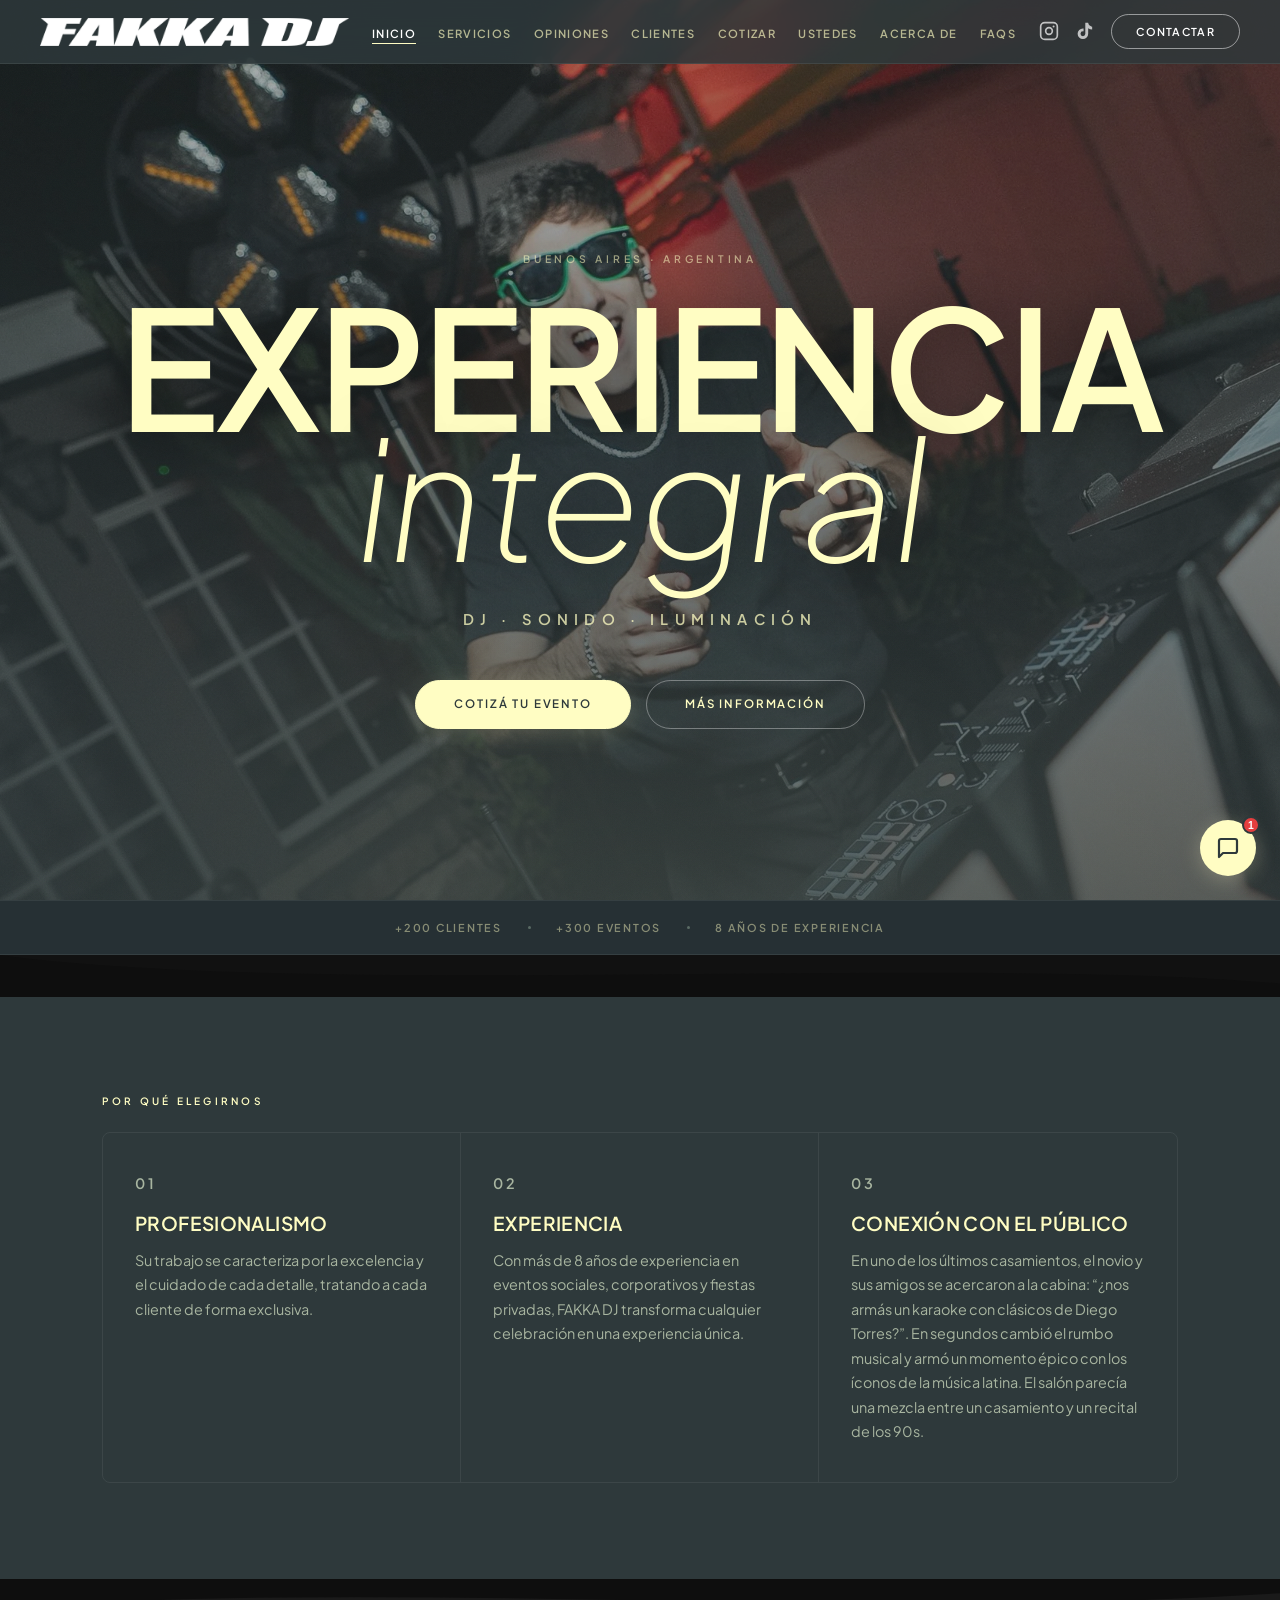
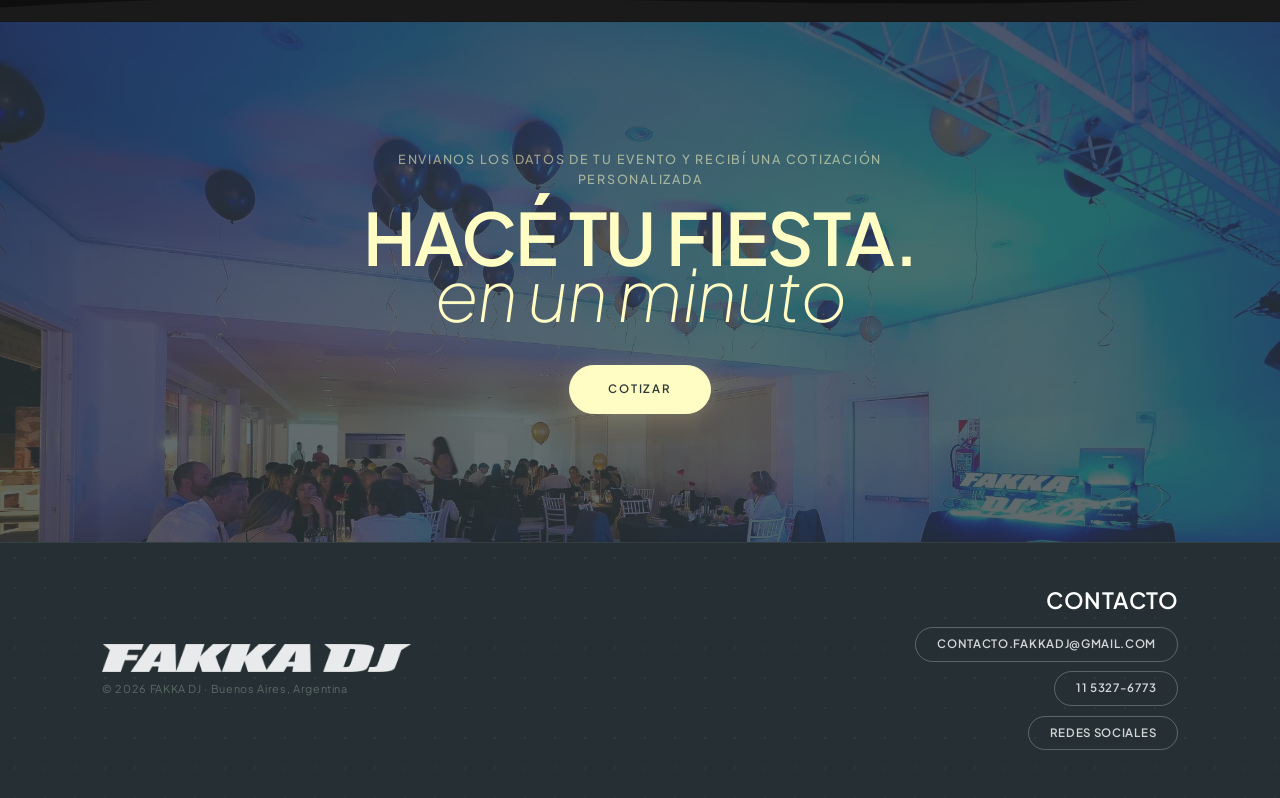
<file: index.html>
<!DOCTYPE html>
<html lang="es">
<head>
  <meta charset="UTF-8" />
  <meta name="viewport" content="width=device-width, initial-scale=1.0" />
  <title>FAKKA DJ - Servicio de DJ, Sonido, Iluminación | CABA, Buenos Aires</title>
  <meta name="description" content="FAKKA DJ — experiencia integral de DJ, sonido e iluminación para casamientos, corporativos, fiestas de 15 y privadas. Más de 8 años de experiencia en Buenos Aires." />
  <link rel="preconnect" href="https://fonts.googleapis.com" />
  <link rel="preconnect" href="https://fonts.gstatic.com" crossorigin />
  <link href="https://fonts.googleapis.com/css2?family=Plus+Jakarta+Sans:ital,wght@0,600;1,200&display=swap" rel="stylesheet" />
  <link rel="stylesheet" href="styles.css?v=5" />
  <link rel="icon" type="image/png" href="images/Fakka_Logo_Picos_Negro.png" />
  <meta property="og:title" content="FAKKA DJ — Servicio integral de DJ, Sonido e Iluminación" />
  <meta property="og:description" content="Más de 8 años transformando celebraciones en Buenos Aires. Casamientos, corporativos, fiestas de 15 y más." />
  <meta property="og:image" content="https://fakkadj.com/images/DSC02476.jpg" />
  <meta property="og:url" content="https://fakkadj.com" />
  <meta property="og:type" content="website" />
  <script type="application/ld+json">
  {
    "@context": "https://schema.org",
    "@type": "LocalBusiness",
    "name": "FAKKA DJ",
    "description": "Servicio de DJ, sonido e iluminación profesional para casamientos, corporativos, fiestas de 15 y privadas en Buenos Aires.",
    "url": "https://fakkadj.com",
    "telephone": "+5491153276773",
    "email": "contacto.fakkadj@gmail.com",
    "image": "https://fakkadj.com/images/DSC02476.jpg",
    "address": {
      "@type": "PostalAddress",
      "addressLocality": "Buenos Aires",
      "addressRegion": "CABA",
      "addressCountry": "AR"
    },
    "areaServed": ["CABA", "Zona Norte GBA", "Zona Sur GBA", "Zona Oeste GBA"],
    "sameAs": [
      "https://www.tiktok.com/@fakkadj",
      "https://linktr.ee/fakkadj"
    ],
    "priceRange": "$$",
    "knowsAbout": ["DJ", "Sonido para eventos", "Iluminación para eventos", "Casamientos", "Fiestas de 15", "Eventos corporativos"]
  }
  </script>
</head>
<body>

<nav>
  <a href="index.html" class="nav-logo"><img src="images/Fakka_Logo_Picos_Blanco.png" alt="FAKKA DJ" /></a>
  <ul class="nav-links" id="navLinks">
    <li><a href="index.html" class="active">Inicio</a></li>
    <li><a href="servicios.html">Servicios</a></li>
    <li><a href="opiniones.html">Opiniones</a></li>
    <li><a href="clientes.html">Clientes</a></li>
    <li><a href="cotizar.html">Cotizar</a></li>
    <li><a href="ustedes.html">Ustedes</a></li>
    <li><a href="acercade.html">Acerca de</a></li>
    <li><a href="faqs.html">FAQs</a></li>
  </ul>
  <div class="nav-right">
    <a href="https://www.instagram.com/fakkadj.eventos" target="_blank" class="nav-tiktok" aria-label="Instagram"><svg viewBox="0 0 24 24" xmlns="http://www.w3.org/2000/svg"><rect x="2" y="2" width="20" height="20" rx="5" ry="5" fill="none" stroke="currentColor" stroke-width="2"/><circle cx="12" cy="12" r="4" fill="none" stroke="currentColor" stroke-width="2"/><circle cx="17.5" cy="6.5" r="1.2" fill="currentColor"/></svg></a>
    <a href="https://www.tiktok.com/@fakkadj" target="_blank" class="nav-tiktok" aria-label="TikTok"><svg viewBox="0 0 24 24" xmlns="http://www.w3.org/2000/svg"><path d="M19.59 6.69a4.83 4.83 0 0 1-3.77-4.25V2h-3.45v13.67a2.89 2.89 0 0 1-2.88 2.5 2.89 2.89 0 0 1-2.89-2.89 2.89 2.89 0 0 1 2.89-2.89c.28 0 .54.04.79.1V9.01a6.33 6.33 0 0 0-.79-.05 6.34 6.34 0 0 0-6.34 6.34 6.34 6.34 0 0 0 6.34 6.34 6.34 6.34 0 0 0 6.33-6.34V8.77a8.16 8.16 0 0 0 4.77 1.52V6.85a4.85 4.85 0 0 1-1-.16z"/></svg></a>
    <a href="https://wa.me/5491153276773" target="_blank" class="nav-cta">Contactar</a>
  </div>
  <button class="hamburger" id="hamburger" aria-label="Menú"><span></span><span></span><span></span></button>
</nav>
<div id="navOverlay"></div>

<!-- HERO -->
<section class="hero" style="--hero-img:url('images/DSC02476.jpg')">
  <div class="hero-grain"></div>
  <p class="hero-eyebrow anim-fade-up">Buenos Aires · Argentina</p>
  <h1 class="hero-title anim-fade-up anim-delay-1"><span>Experiencia</span><span>Integral</span></h1>
  <p class="hero-sub anim-fade-up anim-delay-2">DJ · Sonido · Iluminación</p>
  <div class="hero-buttons anim-fade-up anim-delay-3">
    <a href="cotizar.html" class="btn btn-accent">Cotizá tu evento</a>
    <a href="servicios.html" class="btn btn-outline">Más información</a>
  </div>
</section>

<!-- SOCIAL PROOF STRIP -->
<div class="proof-strip">
  <span>+200 clientes</span>
  <span class="proof-dot"></span>
  <span>+300 eventos</span>
  <span class="proof-dot"></span>
  <span>8 años de experiencia</span>
</div>

<!-- wave: proof-strip → pilares -->
<div class="section-wave" style="background:#111"><svg viewBox="0 0 1440 48" xmlns="http://www.w3.org/2000/svg" preserveAspectRatio="none"><path d="M0,0 C360,48 1080,0 1440,32 L1440,48 L0,48 Z" fill="#0e0e0e"/></svg></div>

<!-- PILARES -->
<section class="pad">
  <div class="container">
    <p class="section-label">Por qué elegirnos</p>
    <div class="pilares-grid">
      <div class="pilar">
        <p class="pilar-num">01</p>
        <h3>Profesionalismo</h3>
        <p>Su trabajo se caracteriza por la excelencia y el cuidado de cada detalle, tratando a cada cliente de forma exclusiva.</p>
      </div>
      <div class="pilar">
        <p class="pilar-num">02</p>
        <h3>Experiencia</h3>
        <p>Con más de 8 años de experiencia en eventos sociales, corporativos y fiestas privadas, FAKKA DJ transforma cualquier celebración en una experiencia única.</p>
      </div>
      <div class="pilar">
        <p class="pilar-num">03</p>
        <h3>Conexión con el público</h3>
        <p>En uno de los últimos casamientos, el novio y sus amigos se acercaron a la cabina: “¿nos armás un karaoke con clásicos de Diego Torres?”. En segundos cambió el rumbo musical y armó un momento épico con los íconos de la música latina. El salón parecía una mezcla entre un casamiento y un recital de los 90s.</p>
      </div>
    </div>
  </div>
</section>

<!-- wave: pilares → cta-band -->
<div class="section-wave" style="background:#0e0e0e"><svg viewBox="0 0 1440 48" xmlns="http://www.w3.org/2000/svg" preserveAspectRatio="none"><path d="M0,32 C480,0 960,48 1440,16 L1440,48 L0,48 Z" fill="#1a1a1a"/></svg></div>

<!-- CTA BAND -->
<section class="cta-band">
  <img class="bg" src="images/CAMI-248.jpg" alt="" />
  <p class="small">Envianos los datos de tu evento y recibí una cotización personalizada</p>
  <h2 class="split-h2"><span>Hacé tu fiesta.</span><span>en un minuto</span></h2>
  <a href="cotizar.html" class="btn btn-accent">Cotizar</a>
</section>

<footer>
  <div class="footer-wave">
    <svg viewBox="0 0 1440 80" xmlns="http://www.w3.org/2000/svg" preserveAspectRatio="none"><path d="M0,40 C240,80 480,0 720,40 C960,80 1200,0 1440,40 L1440,80 L0,80 Z" fill="#1a3a6e"/></svg>
  </div>
  <div class="footer-inner">
    <div class="footer-logo-block">
      <img src="images/Fakka_Logo_Picos_Blanco.png" alt="FAKKA DJ" />
      <p>© 2026 FAKKA DJ · Buenos Aires, Argentina</p>
    </div>
    <div class="footer-contact">
      <h5>Contacto</h5>
      <a class="footer-pill" href="mailto:contacto.fakkadj@gmail.com">contacto.fakkadj@gmail.com</a>
      <a class="footer-pill" href="https://wa.me/5491153276773" target="_blank">11 5327-6773</a>
      <a class="footer-pill" href="https://linktr.ee/fakkadj" target="_blank">Redes sociales</a>
    </div>
  </div>
</footer>

<script src="script.js"></script>
<script src="chat.js"></script>
</body>
</html>
</file>
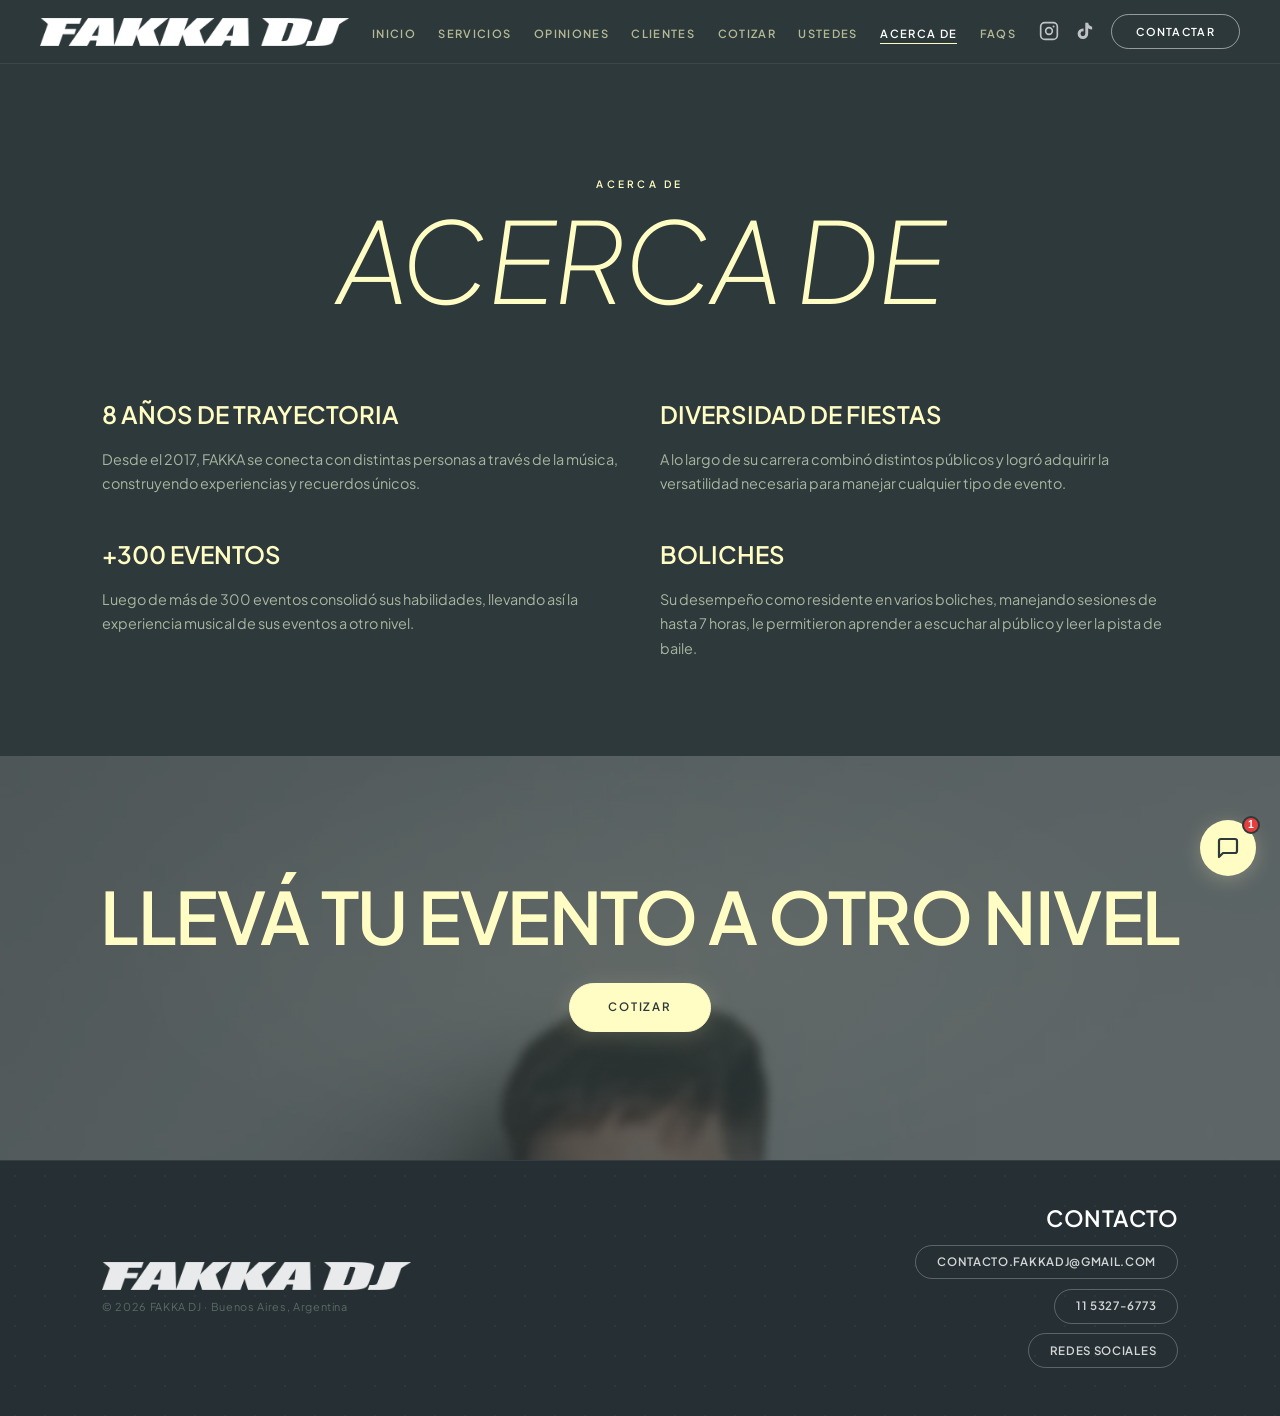
<file: acercade.html>
<!DOCTYPE html>
<html lang="es">
<head>
  <meta charset="UTF-8" />
  <meta name="viewport" content="width=device-width, initial-scale=1.0" />
  <title>ACERCA DE | Conocé a FAKKA DJ y por qué lo eligen sus Clientes — FAKKA DJ</title>
  <meta name="description" content="8 años de trayectoria, +300 eventos y experiencia como DJ residente. Conocé la historia de FAKKA DJ." />
  <link rel="preconnect" href="https://fonts.googleapis.com" />
  <link rel="preconnect" href="https://fonts.gstatic.com" crossorigin />
  <link href="https://fonts.googleapis.com/css2?family=Plus+Jakarta+Sans:ital,wght@0,600;1,200&display=swap" rel="stylesheet" />
  <link rel="stylesheet" href="styles.css?v=5" />
  <link rel="icon" type="image/png" href="images/Fakka_Logo_Picos_Negro.png" />
  <meta property="og:title" content="FAKKA DJ" />
  <meta property="og:description" content="DJ, Sonido e Iluminación para eventos en Buenos Aires." />
  <meta property="og:image" content="https://fakkadj.com/images/DSC02476.jpg" />
  <meta property="og:type" content="website" />
</head>
<body>

<nav>
  <a href="index.html" class="nav-logo"><img src="images/Fakka_Logo_Picos_Blanco.png" alt="FAKKA DJ" /></a>
  <ul class="nav-links" id="navLinks">
    <li><a href="index.html">Inicio</a></li>
    <li><a href="servicios.html">Servicios</a></li>
    <li><a href="opiniones.html">Opiniones</a></li>
    <li><a href="clientes.html">Clientes</a></li>
    <li><a href="cotizar.html">Cotizar</a></li>
    <li><a href="ustedes.html">Ustedes</a></li>
    <li><a href="acercade.html" class="active">Acerca de</a></li>
    <li><a href="faqs.html">FAQs</a></li>
  </ul>
  <div class="nav-right">
    <a href="https://www.instagram.com/fakkadj.eventos" target="_blank" class="nav-tiktok" aria-label="Instagram"><svg viewBox="0 0 24 24" xmlns="http://www.w3.org/2000/svg"><rect x="2" y="2" width="20" height="20" rx="5" ry="5" fill="none" stroke="currentColor" stroke-width="2"/><circle cx="12" cy="12" r="4" fill="none" stroke="currentColor" stroke-width="2"/><circle cx="17.5" cy="6.5" r="1.2" fill="currentColor"/></svg></a>
    <a href="https://www.tiktok.com/@fakkadj" target="_blank" class="nav-tiktok" aria-label="TikTok"><svg viewBox="0 0 24 24" xmlns="http://www.w3.org/2000/svg"><path d="M19.59 6.69a4.83 4.83 0 0 1-3.77-4.25V2h-3.45v13.67a2.89 2.89 0 0 1-2.88 2.5 2.89 2.89 0 0 1-2.89-2.89 2.89 2.89 0 0 1 2.89-2.89c.28 0 .54.04.79.1V9.01a6.33 6.33 0 0 0-.79-.05 6.34 6.34 0 0 0-6.34 6.34 6.34 6.34 0 0 0 6.34 6.34 6.34 6.34 0 0 0 6.33-6.34V8.77a8.16 8.16 0 0 0 4.77 1.52V6.85a4.85 4.85 0 0 1-1-.16z"/></svg></a>
    <a href="https://wa.me/5491153276773" target="_blank" class="nav-cta">Contactar</a>
  </div>
  <button class="hamburger" id="hamburger" aria-label="Menú"><span></span><span></span><span></span></button>
</nav>
<div id="navOverlay"></div>

<section class="page-hero">
  <p class="section-label">Acerca de</p>
  <h1>Acerca <span class="accent-word">de</span></h1>
</section>

<section class="pad" style="padding-top:0">
  <div class="container">
    <div class="about-grid">
      <div class="about-item">
        <div class="big"><span class="hl">8 años</span> de trayectoria</div>
        <p>Desde el 2017, FAKKA se conecta con distintas personas a través de la música, construyendo experiencias y recuerdos únicos.</p>
      </div>
      <div class="about-item">
        <div class="big">Diversidad de fiestas</div>
        <p>A lo largo de su carrera combinó distintos públicos y logró adquirir la versatilidad necesaria para manejar cualquier tipo de evento.</p>
      </div>
      <div class="about-item">
        <div class="big"><span class="hl">+300</span> eventos</div>
        <p>Luego de más de 300 eventos consolidó sus habilidades, llevando así la experiencia musical de sus eventos a otro nivel.</p>
      </div>
      <div class="about-item">
        <div class="big">Boliches</div>
        <p>Su desempeño como residente en varios boliches, manejando sesiones de hasta 7 horas, le permitieron aprender a escuchar al público y leer la pista de baile.</p>
      </div>
    </div>
  </div>
</section>

<section class="cta-band">
  <img class="bg" src="images/DSC_0215.jpg" alt="" />
  <h2>Llevá tu evento a otro nivel</h2>
  <a href="cotizar.html" class="btn btn-accent">Cotizar</a>
</section>

<footer>
  <div class="footer-wave">
    <svg viewBox="0 0 1440 80" xmlns="http://www.w3.org/2000/svg" preserveAspectRatio="none"><path d="M0,40 C240,80 480,0 720,40 C960,80 1200,0 1440,40 L1440,80 L0,80 Z" fill="#1a3a6e"/></svg>
  </div>
  <div class="footer-inner">
    <div class="footer-logo-block">
      <img src="images/Fakka_Logo_Picos_Blanco.png" alt="FAKKA DJ" />
      <p>© 2026 FAKKA DJ · Buenos Aires, Argentina</p>
    </div>
    <div class="footer-contact">
      <h5>Contacto</h5>
      <a class="footer-pill" href="mailto:contacto.fakkadj@gmail.com">contacto.fakkadj@gmail.com</a>
      <a class="footer-pill" href="https://wa.me/5491153276773" target="_blank">11 5327-6773</a>
      <a class="footer-pill" href="https://linktr.ee/fakkadj" target="_blank">Redes sociales</a>
    </div>
  </div>
</footer>

<script src="script.js"></script>
<script src="chat.js"></script>
</body>
</html>
</file>
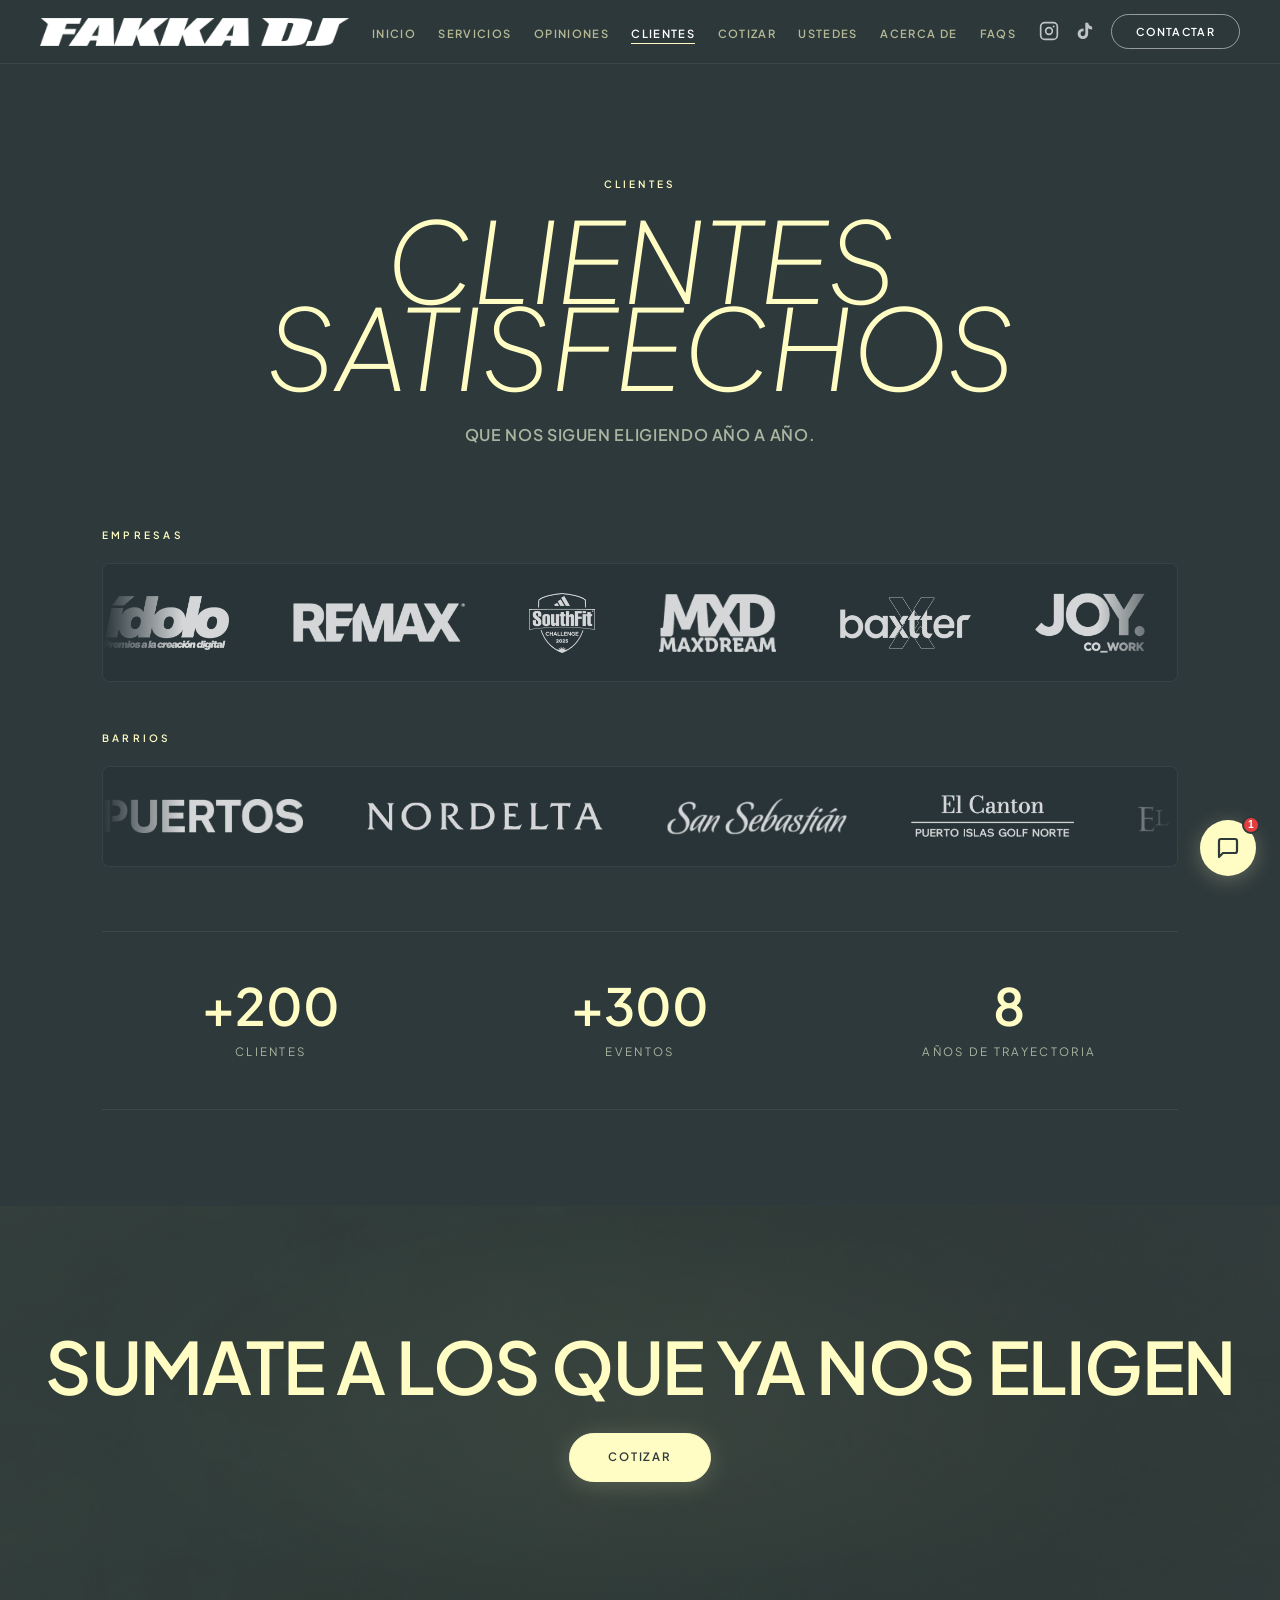
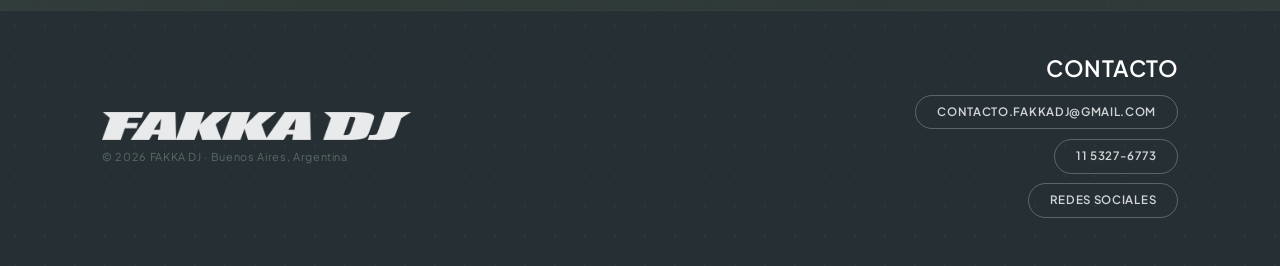
<file: clientes.html>
<!DOCTYPE html>
<html lang="es">
<head>
  <meta charset="UTF-8" />
  <meta name="viewport" content="width=device-width, initial-scale=1.0" />
  <title>CLIENTES | REMAX, Premios Ídolo, Baxtter, y muchos más! — FAKKA DJ</title>
  <meta name="description" content="Empresas y barrios privados que eligen FAKKA DJ año a año: RE/MAX, Premios Ídolo, Baxtter, JOY CoWork, Nordelta, Puertos, San Sebastián y muchos más." />
  <link rel="preconnect" href="https://fonts.googleapis.com" />
  <link rel="preconnect" href="https://fonts.gstatic.com" crossorigin />
  <link href="https://fonts.googleapis.com/css2?family=Plus+Jakarta+Sans:ital,wght@0,600;1,200&display=swap" rel="stylesheet" />
  <link rel="stylesheet" href="styles.css?v=5" />
  <link rel="icon" type="image/png" href="images/Fakka_Logo_Picos_Negro.png" />
  <meta property="og:title" content="FAKKA DJ" />
  <meta property="og:description" content="DJ, Sonido e Iluminación para eventos en Buenos Aires." />
  <meta property="og:image" content="https://fakkadj.com/images/DSC02476.jpg" />
  <meta property="og:type" content="website" />
</head>
<body>

<nav>
  <a href="index.html" class="nav-logo"><img src="images/Fakka_Logo_Picos_Blanco.png" alt="FAKKA DJ" /></a>
  <ul class="nav-links" id="navLinks">
    <li><a href="index.html">Inicio</a></li>
    <li><a href="servicios.html">Servicios</a></li>
    <li><a href="opiniones.html">Opiniones</a></li>
    <li><a href="clientes.html" class="active">Clientes</a></li>
    <li><a href="cotizar.html">Cotizar</a></li>
    <li><a href="ustedes.html">Ustedes</a></li>
    <li><a href="acercade.html">Acerca de</a></li>
    <li><a href="faqs.html">FAQs</a></li>
  </ul>
  <div class="nav-right">
    <a href="https://www.instagram.com/fakkadj.eventos" target="_blank" class="nav-tiktok" aria-label="Instagram"><svg viewBox="0 0 24 24" xmlns="http://www.w3.org/2000/svg"><rect x="2" y="2" width="20" height="20" rx="5" ry="5" fill="none" stroke="currentColor" stroke-width="2"/><circle cx="12" cy="12" r="4" fill="none" stroke="currentColor" stroke-width="2"/><circle cx="17.5" cy="6.5" r="1.2" fill="currentColor"/></svg></a>
    <a href="https://www.tiktok.com/@fakkadj" target="_blank" class="nav-tiktok" aria-label="TikTok"><svg viewBox="0 0 24 24" xmlns="http://www.w3.org/2000/svg"><path d="M19.59 6.69a4.83 4.83 0 0 1-3.77-4.25V2h-3.45v13.67a2.89 2.89 0 0 1-2.88 2.5 2.89 2.89 0 0 1-2.89-2.89 2.89 2.89 0 0 1 2.89-2.89c.28 0 .54.04.79.1V9.01a6.33 6.33 0 0 0-.79-.05 6.34 6.34 0 0 0-6.34 6.34 6.34 6.34 0 0 0 6.34 6.34 6.34 6.34 0 0 0 6.33-6.34V8.77a8.16 8.16 0 0 0 4.77 1.52V6.85a4.85 4.85 0 0 1-1-.16z"/></svg></a>
    <a href="https://wa.me/5491153276773" target="_blank" class="nav-cta">Contactar</a>
  </div>
  <button class="hamburger" id="hamburger" aria-label="Menú"><span></span><span></span><span></span></button>
</nav>
<div id="navOverlay"></div>

<section class="page-hero">
  <p class="section-label">Clientes</p>
  <h1>Clientes <span class="accent-word">satisfechos</span></h1>
  <p style="font-family:var(--head);font-weight:600;text-transform:uppercase;letter-spacing:0.04em;color:var(--gray);margin-top:1.2rem;font-size:1rem;">Que nos siguen eligiendo año a año.</p>
</section>

<section class="pad" style="padding-top:0">
  <div class="container">
    <div class="marquee-section">
      <p class="section-label">Empresas</p>
      <div class="marquee-wrap">
        <div class="marquee-track">
          <img style="--h:54px" src="images/idolo.png" alt="Premios Ídolo" />
          <img style="--h:39px" src="images/REMAX-Photoroom.png" alt="RE/MAX" />
          <img style="--h:60px" src="images/southfit.png" alt="SouthFit Challenge" />
          <img style="--h:58px" src="images/maxdream_final-Photoroom-Photoroom.png" alt="MaxDream" />
          <img style="--h:52px" src="images/maxresdefault-Photoroom.png" alt="Baxtter" />
          <img style="--h:60px" src="images/images-Photoroom.png" alt="JOY CoWork" />
          <img style="--h:26px" src="images/casamientos_new.png" alt="Casamientos.com.ar" />
          <img style="--h:40px" src="images/pasito.svg" alt="Pasito" />
          <img style="--h:33px" src="images/decathlon.png" alt="Decathlon" />
          <img style="--h:30px" src="images/tuluka.png" alt="Tuluka" />
          <img style="--h:60px" src="images/adidas.svg" alt="Adidas" />
          <img style="--h:49px" src="images/patagonia-leaders.png" alt="Patagonia Leaders" />
          <img style="--h:53px" src="images/atomik.svg" alt="Atomik" />
          <img style="--h:40px" src="images/sarogiri.png" alt="Sarogiri" />
          <!-- duplicate for seamless loop -->
          <img style="--h:54px" src="images/idolo.png" alt="Premios Ídolo" aria-hidden="true" />
          <img style="--h:39px" src="images/REMAX-Photoroom.png" alt="" aria-hidden="true" />
          <img style="--h:60px" src="images/southfit.png" alt="" aria-hidden="true" />
          <img style="--h:58px" src="images/maxdream_final-Photoroom-Photoroom.png" alt="" aria-hidden="true" />
          <img style="--h:52px" src="images/maxresdefault-Photoroom.png" alt="" aria-hidden="true" />
          <img style="--h:60px" src="images/images-Photoroom.png" alt="" aria-hidden="true" />
          <img style="--h:26px" src="images/casamientos_new.png" alt="" aria-hidden="true" />
          <img style="--h:40px" src="images/pasito.svg" alt="" aria-hidden="true" />
          <img style="--h:33px" src="images/decathlon.png" alt="" aria-hidden="true" />
          <img style="--h:30px" src="images/tuluka.png" alt="" aria-hidden="true" />
          <img style="--h:60px" src="images/adidas.svg" alt="" aria-hidden="true" />
          <img style="--h:49px" src="images/patagonia-leaders.png" alt="" aria-hidden="true" />
          <img style="--h:53px" src="images/atomik.svg" alt="" aria-hidden="true" />
          <img style="--h:40px" src="images/sarogiri.png" alt="" aria-hidden="true" />
        </div>
      </div>
    </div>

    <div class="marquee-section">
      <p class="section-label">Barrios</p>
      <div class="marquee-wrap">
        <div class="marquee-track" style="animation-direction: reverse; animation-duration: 18s;">
          <img style="--h:34px" src="images/logo.png" alt="Puertos" />
          <img style="--h:29px" src="images/nordelta.png" alt="Nordelta" />
          <img style="--h:37px" src="images/Logo-San-Sebastian-Photoroom.png" alt="San Sebastián" />
          <img style="--h:42px" src="images/el_canton.png" alt="El Cantón" />
          <img style="--h:37px" src="images/elencuentro-Photoroom.png" alt="El Encuentro" />
          <!-- duplicate for seamless loop -->
          <img style="--h:34px" src="images/logo.png" alt="" aria-hidden="true" />
          <img style="--h:29px" src="images/nordelta.png" alt="" aria-hidden="true" />
          <img style="--h:37px" src="images/Logo-San-Sebastian-Photoroom.png" alt="" aria-hidden="true" />
          <img style="--h:42px" src="images/el_canton.png" alt="" aria-hidden="true" />
          <img style="--h:37px" src="images/elencuentro-Photoroom.png" alt="" aria-hidden="true" />
        </div>
      </div>
    </div>

    <div class="stats">
      <div class="stat"><div class="num">+200</div><div class="lbl">Clientes</div></div>
      <div class="stat"><div class="num">+300</div><div class="lbl">Eventos</div></div>
      <div class="stat"><div class="num">8</div><div class="lbl">Años de trayectoria</div></div>
    </div>
  </div>
</section>

<section class="cta-band">
  <img class="bg" src="images/apreton-de-manos-en-campo-de-futbol.jpg" alt="" />
  <h2>Sumate a los que ya nos eligen</h2>
  <a href="cotizar.html" class="btn btn-accent">Cotizar</a>
</section>

<footer>
  <div class="footer-wave">
    <svg viewBox="0 0 1440 80" xmlns="http://www.w3.org/2000/svg" preserveAspectRatio="none"><path d="M0,40 C240,80 480,0 720,40 C960,80 1200,0 1440,40 L1440,80 L0,80 Z" fill="#1a3a6e"/></svg>
  </div>
  <div class="footer-inner">
    <div class="footer-logo-block">
      <img src="images/Fakka_Logo_Picos_Blanco.png" alt="FAKKA DJ" />
      <p>© 2026 FAKKA DJ · Buenos Aires, Argentina</p>
    </div>
    <div class="footer-contact">
      <h5>Contacto</h5>
      <a class="footer-pill" href="mailto:contacto.fakkadj@gmail.com">contacto.fakkadj@gmail.com</a>
      <a class="footer-pill" href="https://wa.me/5491153276773" target="_blank">11 5327-6773</a>
      <a class="footer-pill" href="https://linktr.ee/fakkadj" target="_blank">Redes sociales</a>
    </div>
  </div>
</footer>

<script src="script.js"></script>
<script src="chat.js"></script>
</body>
</html>
</file>
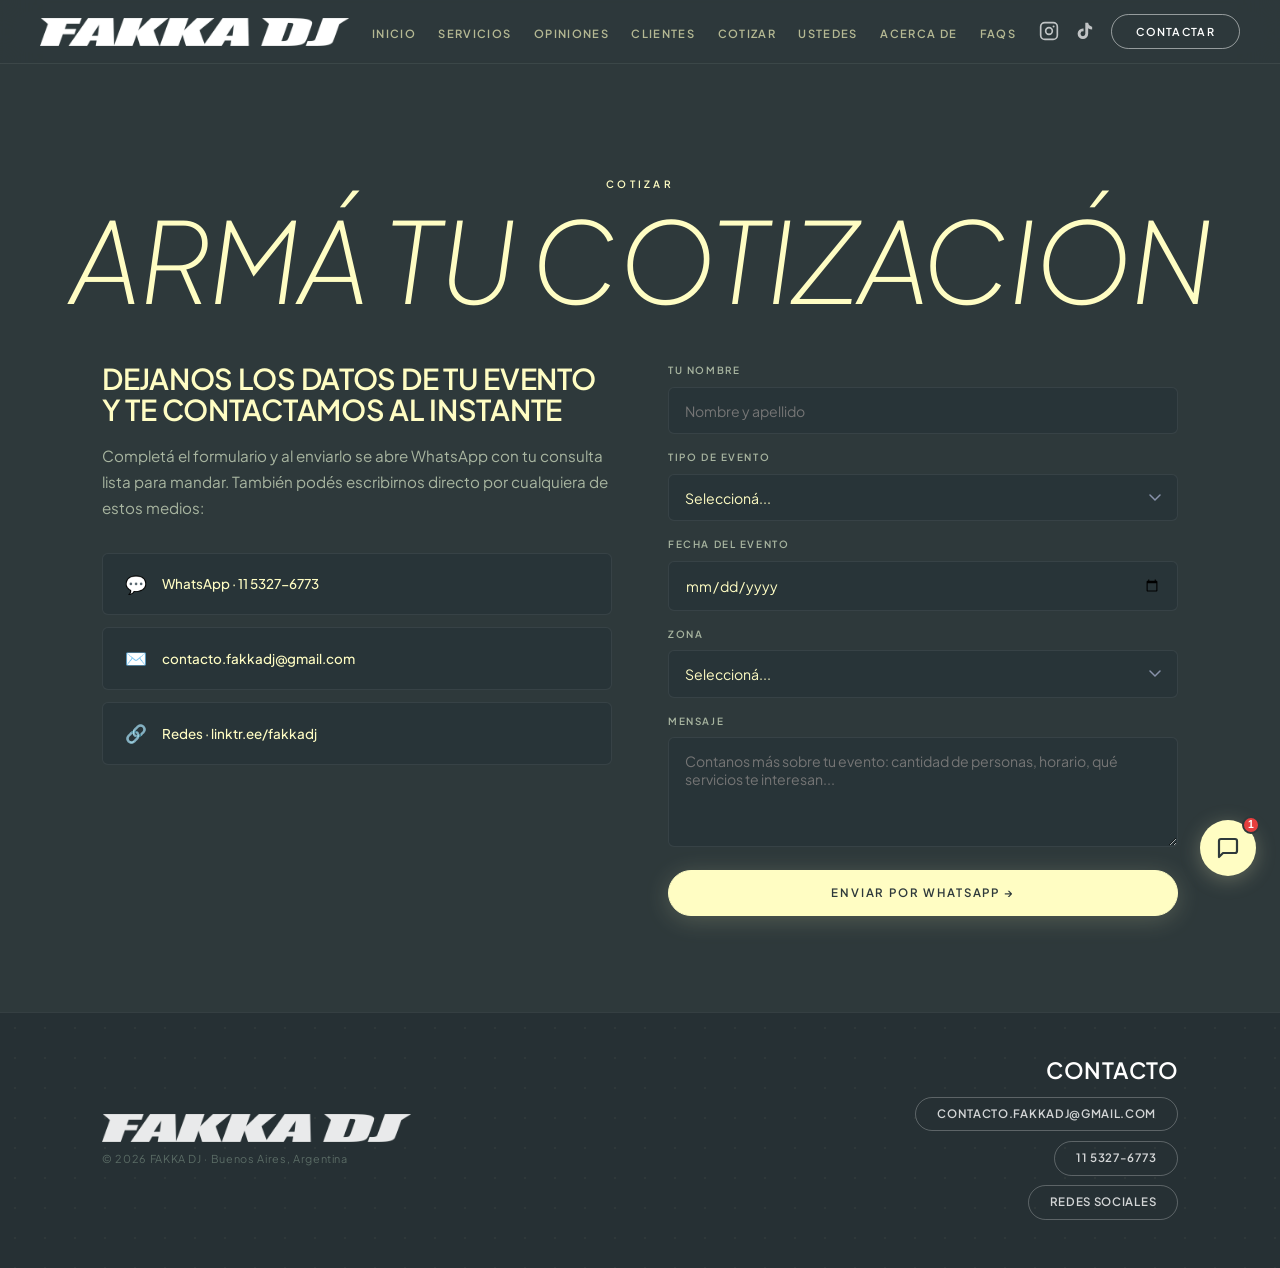
<file: cotizar.html>
<!DOCTYPE html>
<html lang="es">
<head>
  <meta charset="UTF-8" />
  <meta name="viewport" content="width=device-width, initial-scale=1.0" />
  <title>COTIZAR | Armá tu cotización — FAKKA DJ</title>
  <meta name="description" content="Dejanos los datos de tu evento y te contactamos al instante. Cotización personalizada de DJ, sonido e iluminación con FAKKA DJ." />
  <link rel="preconnect" href="https://fonts.googleapis.com" />
  <link rel="preconnect" href="https://fonts.gstatic.com" crossorigin />
  <link href="https://fonts.googleapis.com/css2?family=Plus+Jakarta+Sans:ital,wght@0,600;1,200&display=swap" rel="stylesheet" />
  <link rel="stylesheet" href="styles.css?v=5" />
  <link rel="icon" type="image/png" href="images/Fakka_Logo_Picos_Negro.png" />
  <meta property="og:title" content="FAKKA DJ" />
  <meta property="og:description" content="DJ, Sonido e Iluminación para eventos en Buenos Aires." />
  <meta property="og:image" content="https://fakkadj.com/images/DSC02476.jpg" />
  <meta property="og:type" content="website" />
</head>
<body>

<nav>
  <a href="index.html" class="nav-logo"><img src="images/Fakka_Logo_Picos_Blanco.png" alt="FAKKA DJ" /></a>
  <ul class="nav-links" id="navLinks">
    <li><a href="index.html">Inicio</a></li>
    <li><a href="servicios.html">Servicios</a></li>
    <li><a href="opiniones.html">Opiniones</a></li>
    <li><a href="clientes.html">Clientes</a></li>
    <li><a href="cotizar.html">Cotizar</a></li>
    <li><a href="ustedes.html">Ustedes</a></li>
    <li><a href="acercade.html">Acerca de</a></li>
    <li><a href="faqs.html">FAQs</a></li>
  </ul>
  <div class="nav-right">
    <a href="https://www.instagram.com/fakkadj.eventos" target="_blank" class="nav-tiktok" aria-label="Instagram"><svg viewBox="0 0 24 24" xmlns="http://www.w3.org/2000/svg"><rect x="2" y="2" width="20" height="20" rx="5" ry="5" fill="none" stroke="currentColor" stroke-width="2"/><circle cx="12" cy="12" r="4" fill="none" stroke="currentColor" stroke-width="2"/><circle cx="17.5" cy="6.5" r="1.2" fill="currentColor"/></svg></a>
    <a href="https://www.tiktok.com/@fakkadj" target="_blank" class="nav-tiktok" aria-label="TikTok"><svg viewBox="0 0 24 24" xmlns="http://www.w3.org/2000/svg"><path d="M19.59 6.69a4.83 4.83 0 0 1-3.77-4.25V2h-3.45v13.67a2.89 2.89 0 0 1-2.88 2.5 2.89 2.89 0 0 1-2.89-2.89 2.89 2.89 0 0 1 2.89-2.89c.28 0 .54.04.79.1V9.01a6.33 6.33 0 0 0-.79-.05 6.34 6.34 0 0 0-6.34 6.34 6.34 6.34 0 0 0 6.34 6.34 6.34 6.34 0 0 0 6.33-6.34V8.77a8.16 8.16 0 0 0 4.77 1.52V6.85a4.85 4.85 0 0 1-1-.16z"/></svg></a>
    <a href="https://wa.me/5491153276773" target="_blank" class="nav-cta">Contactar</a>
  </div>
  <button class="hamburger" id="hamburger" aria-label="Menú"><span></span><span></span><span></span></button>
</nav>
<div id="navOverlay"></div>

<section class="page-hero" style="padding-bottom:2rem">
  <p class="section-label">Cotizar</p>
  <h1>Armá tu <span class="accent-word">cotización</span></h1>
</section>

<section class="pad" style="padding-top:1rem">
  <div class="container">
    <div class="cot-grid">
      <div>
        <h2 style="font-size:1.8rem;margin-bottom:1.2rem;line-height:1.05;">Dejanos los datos de tu evento y te contactamos al instante</h2>
        <p class="cot-desc">Completá el formulario y al enviarlo se abre WhatsApp con tu consulta lista para mandar. También podés escribirnos directo por cualquiera de estos medios:</p>
        <div class="contact-links">
          <a class="c-link" href="https://wa.me/5491153276773?text=hola%20fakka!%20quiero%20cotizar%20mi%20evento%20%F0%9F%8E%89" target="_blank"><span class="ico">💬</span> WhatsApp · 11 5327-6773</a>
          <a class="c-link" href="mailto:contacto.fakkadj@gmail.com"><span class="ico">✉️</span> contacto.fakkadj@gmail.com</a>
          <a class="c-link" href="https://linktr.ee/fakkadj" target="_blank"><span class="ico">🔗</span> Redes · linktr.ee/fakkadj</a>
        </div>
      </div>

      <div>
        <form id="cotizarForm">
          <div class="form-group">
            <label>Tu nombre</label>
            <input type="text" name="nombre" placeholder="Nombre y apellido" required />
          </div>
          <div class="form-group">
            <label>Tipo de evento</label>
            <select name="tipo_evento">
              <option value="">Seleccioná...</option>
              <option>Casamiento</option>
              <option>Fiesta de 15</option>
              <option>Cumpleaños</option>
              <option>Corporativo</option>
              <option>Egresados</option>
              <option>Barco privado</option>
              <option>Otro</option>
            </select>
          </div>
          <div class="form-group">
            <label>Fecha del evento</label>
            <input type="date" name="fecha" />
          </div>
          <div class="form-group">
            <label>Zona</label>
            <select name="zona">
              <option value="">Seleccioná...</option>
              <option>CABA</option>
              <option>Zona Norte</option>
              <option>Zona Oeste</option>
              <option>Zona Sur</option>
              <option>Otra</option>
            </select>
          </div>
          <div class="form-group">
            <label>Mensaje</label>
            <textarea name="mensaje" placeholder="Contanos más sobre tu evento: cantidad de personas, horario, qué servicios te interesan..."></textarea>
          </div>
          <button type="submit" class="btn btn-accent" style="width:100%">Enviar por WhatsApp →</button>
        </form>
      </div>
    </div>
  </div>
</section>

<footer>
  <div class="footer-wave">
    <svg viewBox="0 0 1440 80" xmlns="http://www.w3.org/2000/svg" preserveAspectRatio="none"><path d="M0,40 C240,80 480,0 720,40 C960,80 1200,0 1440,40 L1440,80 L0,80 Z" fill="#1a3a6e"/></svg>
  </div>
  <div class="footer-inner">
    <div class="footer-logo-block">
      <img src="images/Fakka_Logo_Picos_Blanco.png" alt="FAKKA DJ" />
      <p>© 2026 FAKKA DJ · Buenos Aires, Argentina</p>
    </div>
    <div class="footer-contact">
      <h5>Contacto</h5>
      <a class="footer-pill" href="mailto:contacto.fakkadj@gmail.com">contacto.fakkadj@gmail.com</a>
      <a class="footer-pill" href="https://wa.me/5491153276773" target="_blank">11 5327-6773</a>
      <a class="footer-pill" href="https://linktr.ee/fakkadj" target="_blank">Redes sociales</a>
    </div>
  </div>
</footer>

<script src="script.js"></script>
<script src="chat.js"></script>
</body>
</html>
</file>
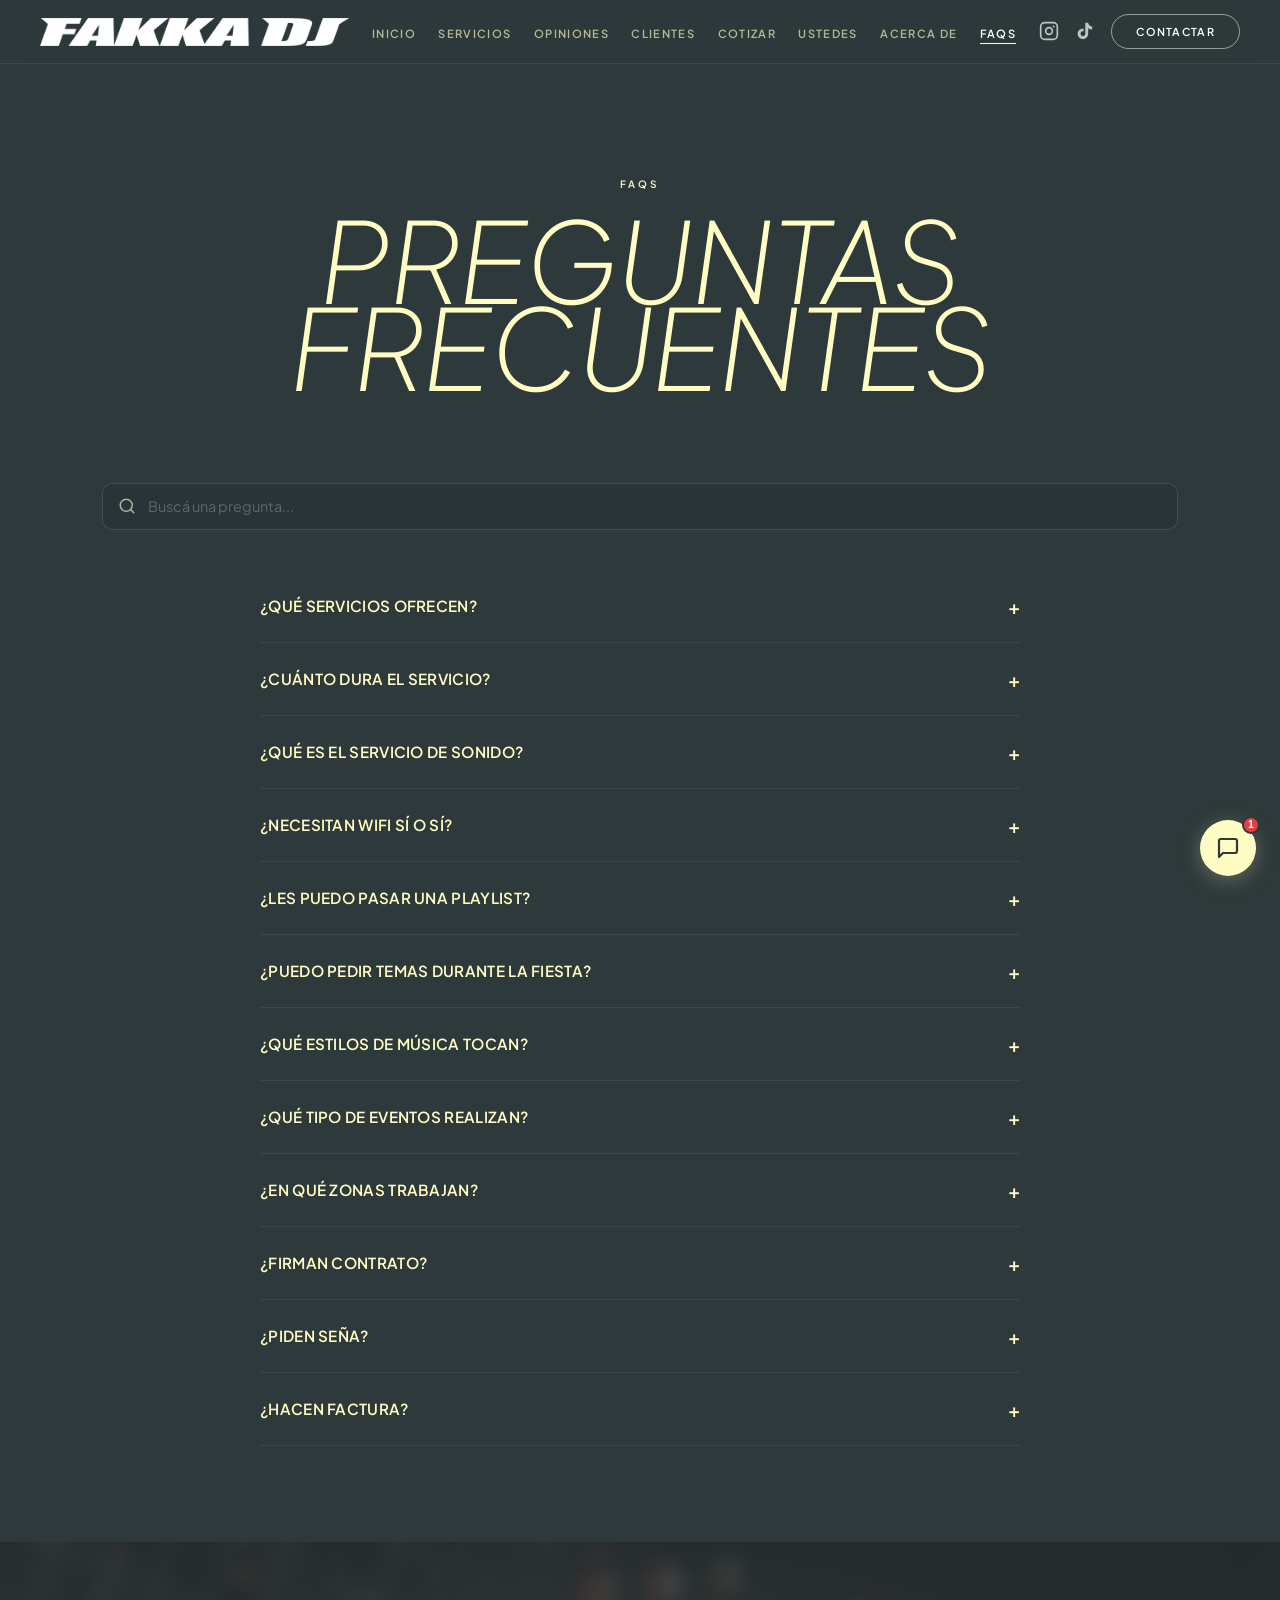
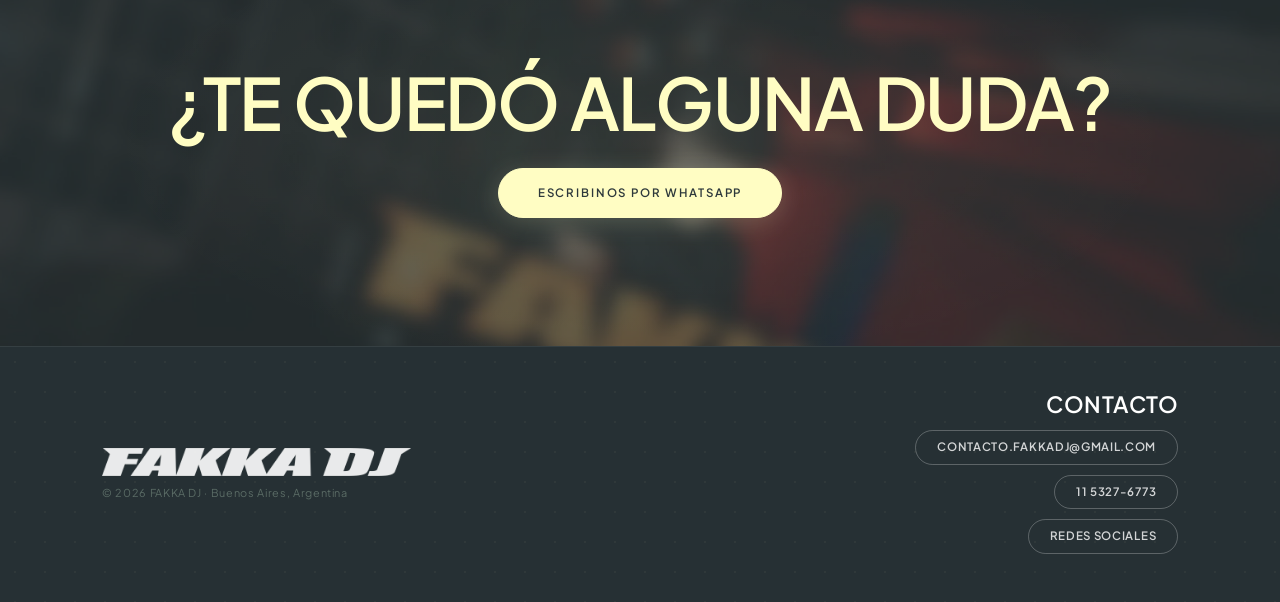
<file: faqs.html>
<!DOCTYPE html>
<html lang="es">
<head>
  <meta charset="UTF-8" />
  <meta name="viewport" content="width=device-width, initial-scale=1.0" />
  <title>PREGUNTAS FRECUENTES | Resolvé todas las dudas de tu evento — FAKKA DJ</title>
  <meta name="description" content="Preguntas frecuentes sobre los servicios de FAKKA DJ: duración, sonido, playlists, zonas, contrato, seña y facturación." />
  <link rel="preconnect" href="https://fonts.googleapis.com" />
  <link rel="preconnect" href="https://fonts.gstatic.com" crossorigin />
  <link href="https://fonts.googleapis.com/css2?family=Plus+Jakarta+Sans:ital,wght@0,600;1,200&display=swap" rel="stylesheet" />
  <link rel="stylesheet" href="styles.css?v=5" />
  <link rel="icon" type="image/png" href="images/Fakka_Logo_Picos_Negro.png" />
  <meta property="og:title" content="FAKKA DJ" />
  <meta property="og:description" content="DJ, Sonido e Iluminación para eventos en Buenos Aires." />
  <meta property="og:image" content="https://fakkadj.com/images/DSC02476.jpg" />
  <meta property="og:type" content="website" />
  <script type="application/ld+json">
  {
    "@context": "https://schema.org",
    "@type": "FAQPage",
    "mainEntity": [
      { "@type": "Question", "name": "¿Qué servicios ofrecen?", "acceptedAnswer": { "@type": "Answer", "text": "El equipo de FAKKA DJ ofrece servicio de DJ, iluminación audiorrítmica y sistema de sonido. Además, se pueden incluir servicios extra como fotografía, catering, animación de eventos, etc." }},
      { "@type": "Question", "name": "¿Cuánto dura el servicio?", "acceptedAnswer": { "@type": "Answer", "text": "No hay un tiempo de duración definido. Todo depende de lo que necesite el cliente. El equipo de FAKKA DJ ha manejado eventos de hasta 12 horas." }},
      { "@type": "Question", "name": "¿Necesitan WiFi?", "acceptedAnswer": { "@type": "Answer", "text": "No, no es un requisito obligatorio para brindar el servicio." }},
      { "@type": "Question", "name": "¿Les puedo pasar una playlist?", "acceptedAnswer": { "@type": "Answer", "text": "Sí. Podemos tener la reunión previa o podés armar y enviarnos todas las playlists que quieras de Spotify, YouTube Music o la plataforma que uses." }},
      { "@type": "Question", "name": "¿Qué estilos de música tocan?", "acceptedAnswer": { "@type": "Answer", "text": "Nos adaptamos a todos los públicos. La música es 100% personalizable. Tocamos desde géneros como la cumbia y el reggaetón hasta rock, pop, disco y muchos más." }},
      { "@type": "Question", "name": "¿En qué zonas trabajan?", "acceptedAnswer": { "@type": "Answer", "text": "El equipo de FAKKA DJ ofrece sus servicios alrededor de todo el Gran Buenos Aires: CABA, Zona Norte, Zona Oeste y Zona Sur." }},
      { "@type": "Question", "name": "¿Firman contrato?", "acceptedAnswer": { "@type": "Answer", "text": "Sí, luego de aceptar el presupuesto realizamos un contrato donde dejamos todas las cláusulas por escrito para la tranquilidad de ambas partes." }},
      { "@type": "Question", "name": "¿Piden seña?", "acceptedAnswer": { "@type": "Answer", "text": "Sí, para reservar la fecha y congelar el presupuesto se solicita una seña del 50%. El resto se puede abonar en planes de hasta 3 pagos." }},
      { "@type": "Question", "name": "¿Hacen factura?", "acceptedAnswer": { "@type": "Answer", "text": "Sí, por el momento solo realizamos factura C." }}
    ]
  }
  </script>
</head>
<body>

<nav>
  <a href="index.html" class="nav-logo"><img src="images/Fakka_Logo_Picos_Blanco.png" alt="FAKKA DJ" /></a>
  <ul class="nav-links" id="navLinks">
    <li><a href="index.html">Inicio</a></li>
    <li><a href="servicios.html">Servicios</a></li>
    <li><a href="opiniones.html">Opiniones</a></li>
    <li><a href="clientes.html">Clientes</a></li>
    <li><a href="cotizar.html">Cotizar</a></li>
    <li><a href="ustedes.html">Ustedes</a></li>
    <li><a href="acercade.html">Acerca de</a></li>
    <li><a href="faqs.html" class="active">FAQs</a></li>
  </ul>
  <div class="nav-right">
    <a href="https://www.instagram.com/fakkadj.eventos" target="_blank" class="nav-tiktok" aria-label="Instagram"><svg viewBox="0 0 24 24" xmlns="http://www.w3.org/2000/svg"><rect x="2" y="2" width="20" height="20" rx="5" ry="5" fill="none" stroke="currentColor" stroke-width="2"/><circle cx="12" cy="12" r="4" fill="none" stroke="currentColor" stroke-width="2"/><circle cx="17.5" cy="6.5" r="1.2" fill="currentColor"/></svg></a>
    <a href="https://www.tiktok.com/@fakkadj" target="_blank" class="nav-tiktok" aria-label="TikTok"><svg viewBox="0 0 24 24" xmlns="http://www.w3.org/2000/svg"><path d="M19.59 6.69a4.83 4.83 0 0 1-3.77-4.25V2h-3.45v13.67a2.89 2.89 0 0 1-2.88 2.5 2.89 2.89 0 0 1-2.89-2.89 2.89 2.89 0 0 1 2.89-2.89c.28 0 .54.04.79.1V9.01a6.33 6.33 0 0 0-.79-.05 6.34 6.34 0 0 0-6.34 6.34 6.34 6.34 0 0 0 6.34 6.34 6.34 6.34 0 0 0 6.33-6.34V8.77a8.16 8.16 0 0 0 4.77 1.52V6.85a4.85 4.85 0 0 1-1-.16z"/></svg></a>
    <a href="https://wa.me/5491153276773" target="_blank" class="nav-cta">Contactar</a>
  </div>
  <button class="hamburger" id="hamburger" aria-label="Menú"><span></span><span></span><span></span></button>
</nav>
<div id="navOverlay"></div>

<section class="page-hero">
  <p class="section-label">FAQs</p>
  <h1>Preguntas <span class="accent-word">frecuentes</span></h1>
</section>

<section class="pad" style="padding-top:0">
  <div class="container">
    <div class="faq-search-wrap">
      <svg viewBox="0 0 24 24" fill="none" stroke="currentColor" stroke-width="2" stroke-linecap="round" stroke-linejoin="round"><circle cx="11" cy="11" r="8"/><line x1="21" y1="21" x2="16.65" y2="16.65"/></svg>
      <input id="faq-search" type="text" placeholder="Buscá una pregunta..." autocomplete="off" />
    </div>
    <p id="faq-no-results">No encontramos resultados para tu búsqueda.</p>
    <div class="faq-list">

      <div class="faq-item">
        <button class="faq-q">¿Qué servicios ofrecen? <span class="chev">+</span></button>
        <div class="faq-a"><p>El equipo de FAKKA DJ ofrece servicio de DJ, iluminación audiorrítmica y sistema de sonido. Además, se pueden incluir servicios extra como fotografía, catering, animación de eventos, etc.</p></div>
      </div>

      <div class="faq-item">
        <button class="faq-q">¿Cuánto dura el servicio? <span class="chev">+</span></button>
        <div class="faq-a"><p>No hay un tiempo de duración definido para el servicio. Todo va a depender de lo que necesite el cliente para su evento. El equipo de FAKKA DJ ha manejado eventos de hasta 12 horas.</p></div>
      </div>

      <div class="faq-item">
        <button class="faq-q">¿Qué es el servicio de sonido? <span class="chev">+</span></button>
        <div class="faq-a"><p>Básicamente el servicio de sonido serían los parlantes, es decir, el sistema de sonido necesario para que suene la música.</p></div>
      </div>

      <div class="faq-item">
        <button class="faq-q">¿Necesitan WiFi sí o sí? <span class="chev">+</span></button>
        <div class="faq-a"><p>No, no es un requisito obligatorio para brindar el servicio.</p></div>
      </div>

      <div class="faq-item">
        <button class="faq-q">¿Les puedo pasar una playlist? <span class="chev">+</span></button>
        <div class="faq-a"><p>¡Sí! Podemos tener la reunión previa o también podés armar y enviarnos todas las playlists que quieras de Spotify, YouTube Music o la plataforma que uses.</p></div>
      </div>

      <div class="faq-item">
        <button class="faq-q">¿Puedo pedir temas durante la fiesta? <span class="chev">+</span></button>
        <div class="faq-a"><p>¡Sí, claro! El equipo de FAKKA DJ realiza reuniones previas para organizar todo el repertorio musical, pero también se pueden solicitar canciones durante el evento.</p></div>
      </div>

      <div class="faq-item">
        <button class="faq-q">¿Qué estilos de música tocan? <span class="chev">+</span></button>
        <div class="faq-a"><p>Nos adaptamos a todos los públicos. La música es 100% personalizable y se organiza en una reunión previa al evento para que todo salga perfecto. Tocamos desde géneros como la cumbia y el reggaetón hasta estilos como rock, pop, disco y muchos más.</p></div>
      </div>

      <div class="faq-item">
        <button class="faq-q">¿Qué tipo de eventos realizan? <span class="chev">+</span></button>
        <div class="faq-a"><p>Realizamos todo tipo de eventos: corporativos, fiestas privadas, cumpleaños de 15, casamientos, cumpleaños de 50, etc.</p></div>
      </div>

      <div class="faq-item">
        <button class="faq-q">¿En qué zonas trabajan? <span class="chev">+</span></button>
        <div class="faq-a"><p>El equipo de FAKKA DJ ofrece sus servicios alrededor de todo el Gran Buenos Aires: CABA, Zona Norte, Zona Oeste y Zona Sur.</p></div>
      </div>

      <div class="faq-item">
        <button class="faq-q">¿Firman contrato? <span class="chev">+</span></button>
        <div class="faq-a"><p>Sí, luego de aceptar el presupuesto y tener nuestra reunión realizamos un contrato donde dejamos todas las cláusulas por escrito para la tranquilidad de ambas partes.</p></div>
      </div>

      <div class="faq-item">
        <button class="faq-q">¿Piden seña? <span class="chev">+</span></button>
        <div class="faq-a"><p>Sí, para reservar la fecha y congelar el presupuesto se solicita una seña del 50%. El resto se puede abonar en planes de hasta 3 pagos.</p></div>
      </div>

      <div class="faq-item">
        <button class="faq-q">¿Hacen factura? <span class="chev">+</span></button>
        <div class="faq-a"><p>Sí, por el momento solo realizamos factura C.</p></div>
      </div>

    </div>
  </div>
</section>

<section class="cta-band">
  <img class="bg" src="images/DSC01596.jpg" alt="" />
  <h2>¿Te quedó alguna duda?</h2>
  <a href="https://wa.me/5491153276773?text=hola%20fakka!%20tengo%20una%20consulta" target="_blank" class="btn btn-accent">Escribinos por WhatsApp</a>
</section>

<footer>
  <div class="footer-wave">
    <svg viewBox="0 0 1440 80" xmlns="http://www.w3.org/2000/svg" preserveAspectRatio="none"><path d="M0,40 C240,80 480,0 720,40 C960,80 1200,0 1440,40 L1440,80 L0,80 Z" fill="#1a3a6e"/></svg>
  </div>
  <div class="footer-inner">
    <div class="footer-logo-block">
      <img src="images/Fakka_Logo_Picos_Blanco.png" alt="FAKKA DJ" />
      <p>© 2026 FAKKA DJ · Buenos Aires, Argentina</p>
    </div>
    <div class="footer-contact">
      <h5>Contacto</h5>
      <a class="footer-pill" href="mailto:contacto.fakkadj@gmail.com">contacto.fakkadj@gmail.com</a>
      <a class="footer-pill" href="https://wa.me/5491153276773" target="_blank">11 5327-6773</a>
      <a class="footer-pill" href="https://linktr.ee/fakkadj" target="_blank">Redes sociales</a>
    </div>
  </div>
</footer>

<script src="script.js"></script>
<script src="chat.js"></script>
<script>
  const faqSearch = document.getElementById('faq-search');
  const faqItems  = document.querySelectorAll('.faq-item');
  const noResults = document.getElementById('faq-no-results');
  faqSearch.addEventListener('input', function () {
    const q = this.value.trim().toLowerCase();
    let found = 0;
    faqItems.forEach(item => {
      const text = item.textContent.toLowerCase();
      const match = !q || text.includes(q);
      item.style.display = match ? '' : 'none';
      if (match) found++;
    });
    noResults.style.display = found === 0 ? 'block' : 'none';
  });
</script>
</body>
</html>
</file>
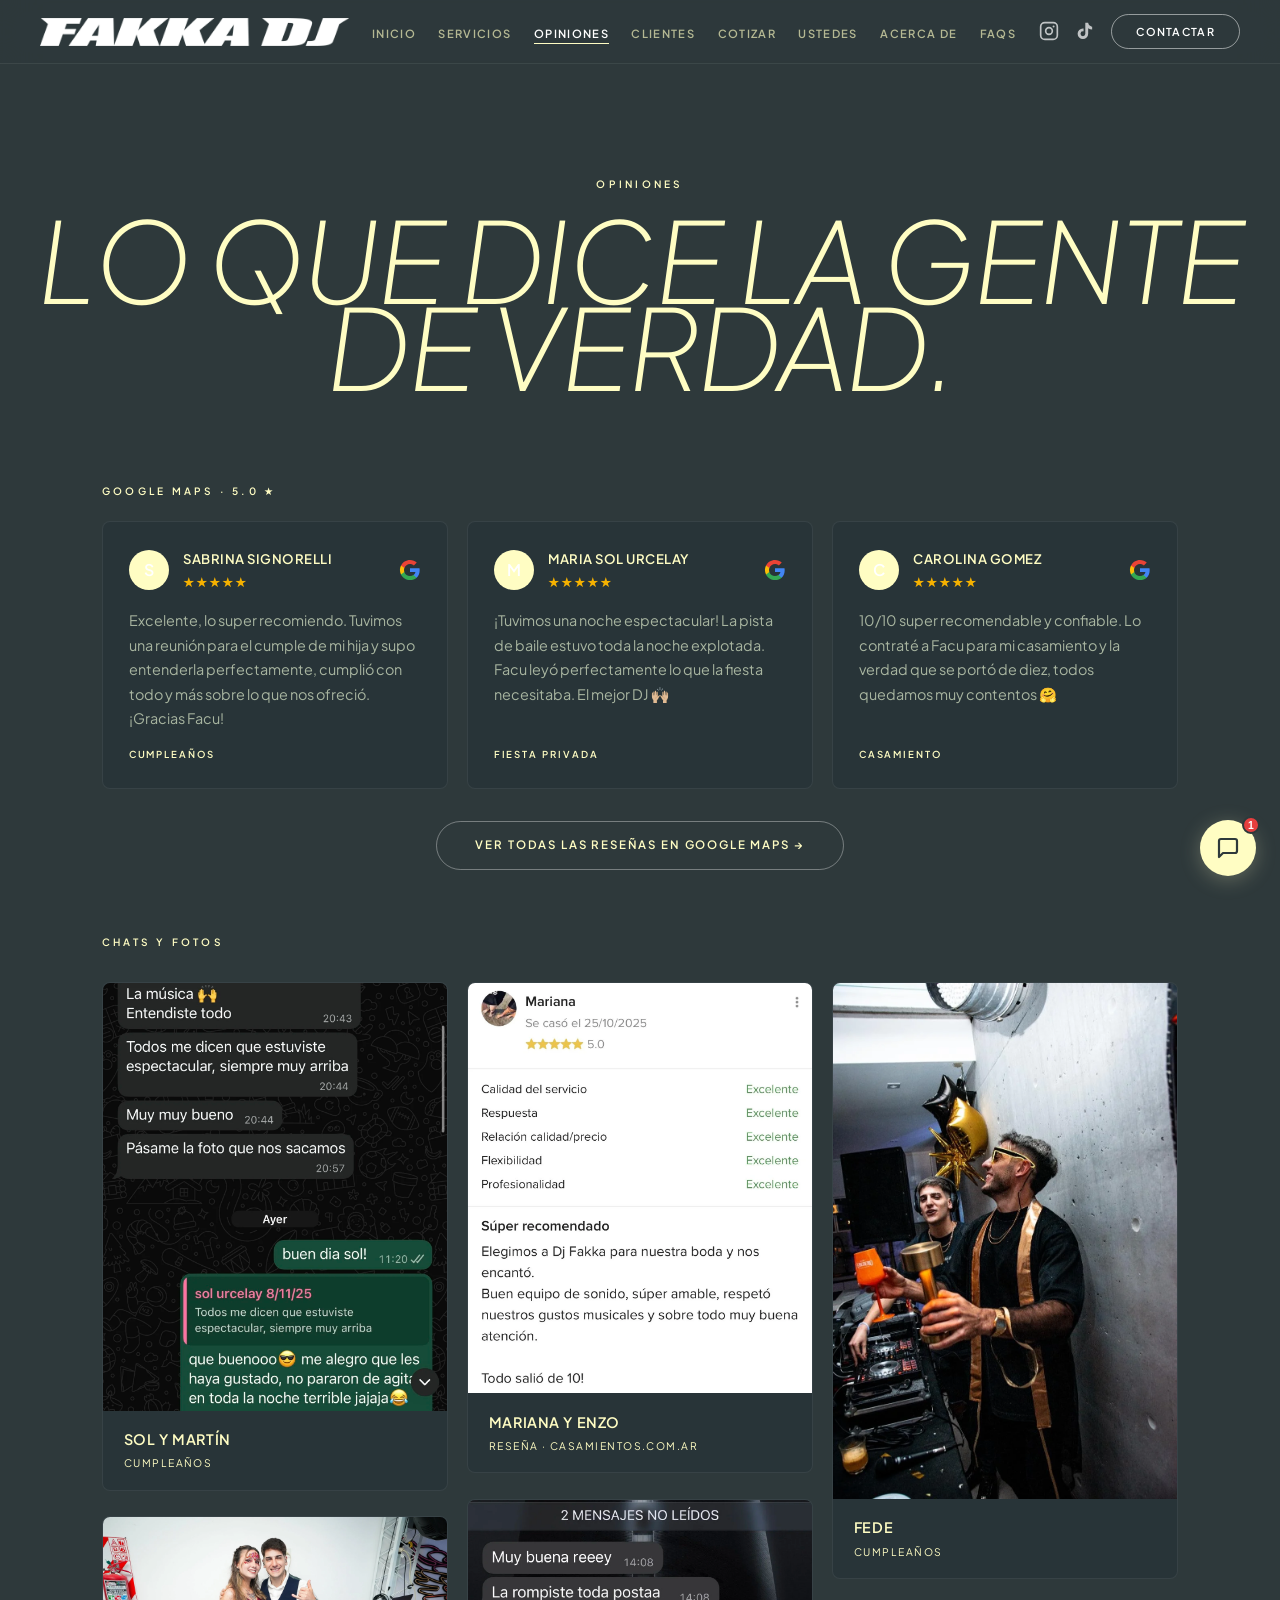
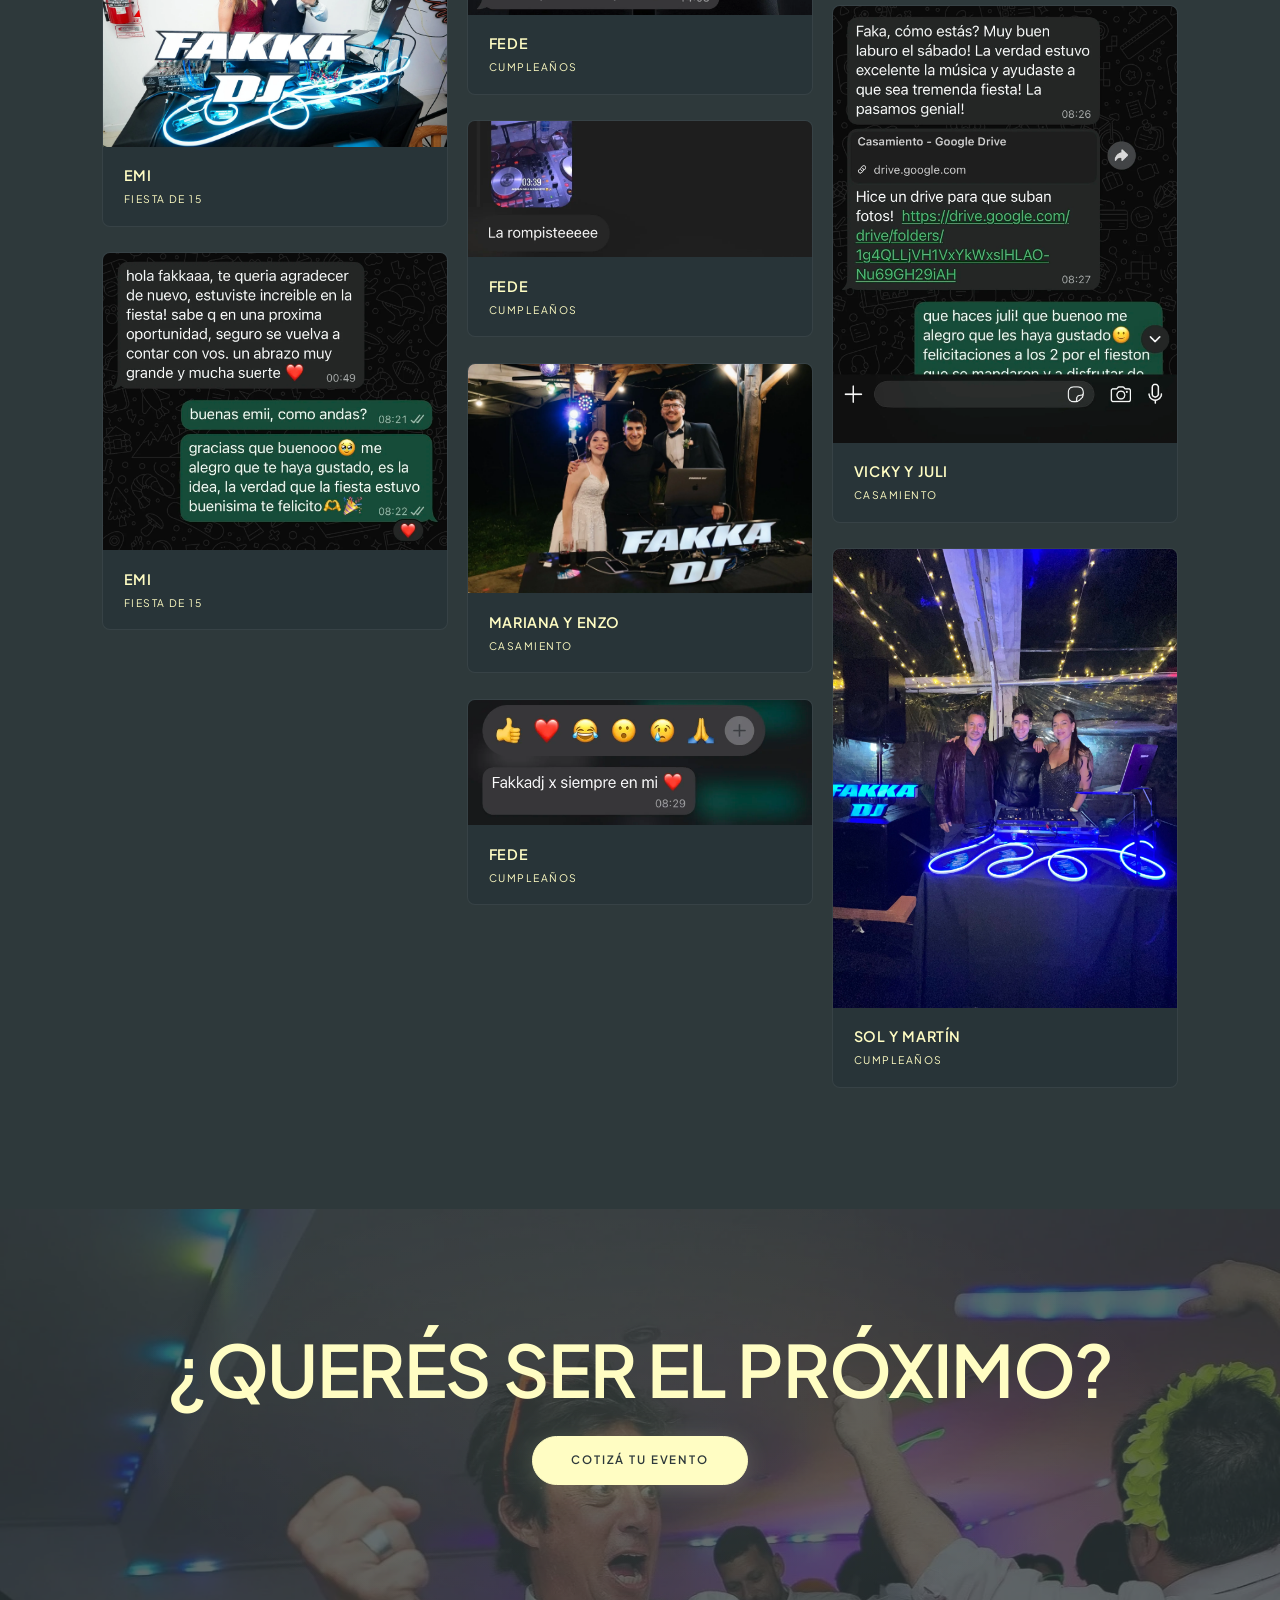
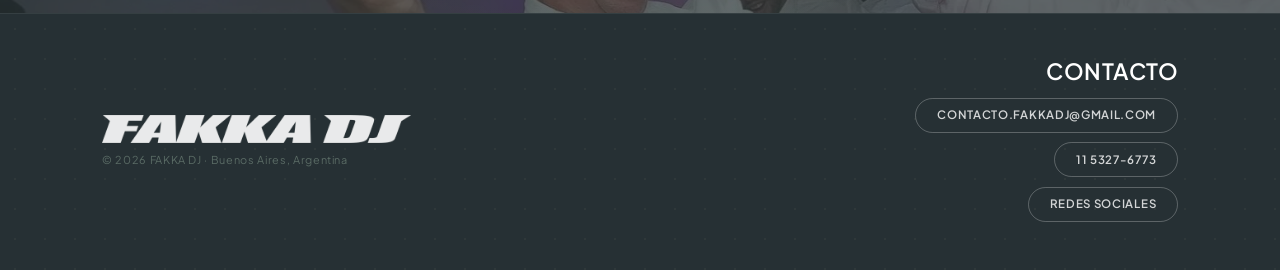
<file: opiniones.html>
<!DOCTYPE html>
<html lang="es">
<head>
  <meta charset="UTF-8" />
  <meta name="viewport" content="width=device-width, initial-scale=1.0" />
  <title>OPINIONES — FAKKA DJ</title>
  <meta name="description" content="Lo que dice la gente, de verdad. Opiniones reales de clientes de FAKKA DJ: casamientos, fiestas de 15 y cumpleaños." />
  <link rel="preconnect" href="https://fonts.googleapis.com" />
  <link rel="preconnect" href="https://fonts.gstatic.com" crossorigin />
  <link href="https://fonts.googleapis.com/css2?family=Plus+Jakarta+Sans:ital,wght@0,600;1,200&display=swap" rel="stylesheet" />
  <link rel="stylesheet" href="styles.css?v=5" />
  <link rel="icon" type="image/png" href="images/Fakka_Logo_Picos_Negro.png" />
  <meta property="og:title" content="FAKKA DJ" />
  <meta property="og:description" content="DJ, Sonido e Iluminación para eventos en Buenos Aires." />
  <meta property="og:image" content="https://fakkadj.com/images/DSC02476.jpg" />
  <meta property="og:type" content="website" />
</head>
<body>

<nav>
  <a href="index.html" class="nav-logo"><img src="images/Fakka_Logo_Picos_Blanco.png" alt="FAKKA DJ" /></a>
  <ul class="nav-links" id="navLinks">
    <li><a href="index.html">Inicio</a></li>
    <li><a href="servicios.html">Servicios</a></li>
    <li><a href="opiniones.html" class="active">Opiniones</a></li>
    <li><a href="clientes.html">Clientes</a></li>
    <li><a href="cotizar.html">Cotizar</a></li>
    <li><a href="ustedes.html">Ustedes</a></li>
    <li><a href="acercade.html">Acerca de</a></li>
    <li><a href="faqs.html">FAQs</a></li>
  </ul>
  <div class="nav-right">
    <a href="https://www.instagram.com/fakkadj.eventos" target="_blank" class="nav-tiktok" aria-label="Instagram"><svg viewBox="0 0 24 24" xmlns="http://www.w3.org/2000/svg"><rect x="2" y="2" width="20" height="20" rx="5" ry="5" fill="none" stroke="currentColor" stroke-width="2"/><circle cx="12" cy="12" r="4" fill="none" stroke="currentColor" stroke-width="2"/><circle cx="17.5" cy="6.5" r="1.2" fill="currentColor"/></svg></a>
    <a href="https://www.tiktok.com/@fakkadj" target="_blank" class="nav-tiktok" aria-label="TikTok"><svg viewBox="0 0 24 24" xmlns="http://www.w3.org/2000/svg"><path d="M19.59 6.69a4.83 4.83 0 0 1-3.77-4.25V2h-3.45v13.67a2.89 2.89 0 0 1-2.88 2.5 2.89 2.89 0 0 1-2.89-2.89 2.89 2.89 0 0 1 2.89-2.89c.28 0 .54.04.79.1V9.01a6.33 6.33 0 0 0-.79-.05 6.34 6.34 0 0 0-6.34 6.34 6.34 6.34 0 0 0 6.34 6.34 6.34 6.34 0 0 0 6.33-6.34V8.77a8.16 8.16 0 0 0 4.77 1.52V6.85a4.85 4.85 0 0 1-1-.16z"/></svg></a>
    <a href="https://wa.me/5491153276773" target="_blank" class="nav-cta">Contactar</a>
  </div>
  <button class="hamburger" id="hamburger" aria-label="Menú"><span></span><span></span><span></span></button>
</nav>
<div id="navOverlay"></div>

<section class="page-hero">
  <p class="section-label">Opiniones</p>
  <h1>Lo que dice la gente<br /><span class="accent-word">de verdad.</span></h1>
</section>

<section class="pad" style="padding-top:0;padding-bottom:2rem">
  <div class="container">
    <p class="section-label">Google Maps · 5.0 ★</p>
    <div class="gmaps-grid">

      <div class="gmaps-card">
        <div class="gmaps-header">
          <div class="gmaps-avatar">S</div>
          <div>
            <div class="gmaps-name">Sabrina Signorelli</div>
            <div class="gmaps-stars">★★★★★</div>
          </div>
          <svg class="gmaps-logo" width="22" height="22" viewBox="0 0 24 24" xmlns="http://www.w3.org/2000/svg"><path d="M22.56 12.25c0-.78-.07-1.53-.2-2.25H12v4.26h5.92c-.26 1.37-1.04 2.53-2.21 3.31v2.77h3.57c2.08-1.92 3.28-4.74 3.28-8.09z" fill="#4285F4"/><path d="M12 23c2.97 0 5.46-.98 7.28-2.66l-3.57-2.77c-.98.66-2.23 1.06-3.71 1.06-2.86 0-5.29-1.93-6.16-4.53H2.18v2.84C3.99 20.53 7.7 23 12 23z" fill="#34A853"/><path d="M5.84 14.09c-.22-.66-.35-1.36-.35-2.09s.13-1.43.35-2.09V7.07H2.18C1.43 8.55 1 10.22 1 12s.43 3.45 1.18 4.93l3.66-2.84z" fill="#FBBC05"/><path d="M12 5.38c1.62 0 3.06.56 4.21 1.64l3.15-3.15C17.45 2.09 14.97 1 12 1 7.7 1 3.99 3.47 2.18 7.07l3.66 2.84c.87-2.6 3.3-4.53 6.16-4.53z" fill="#EA4335"/></svg>
        </div>
        <p class="gmaps-text">Excelente, lo super recomiendo. Tuvimos una reunión para el cumple de mi hija y supo entenderla perfectamente, cumplió con todo y más sobre lo que nos ofreció. ¡Gracias Facu!</p>
        <div class="gmaps-type">Cumpleaños</div>
      </div>

      <div class="gmaps-card">
        <div class="gmaps-header">
          <div class="gmaps-avatar">M</div>
          <div>
            <div class="gmaps-name">Maria Sol Urcelay</div>
            <div class="gmaps-stars">★★★★★</div>
          </div>
          <svg class="gmaps-logo" width="22" height="22" viewBox="0 0 24 24" xmlns="http://www.w3.org/2000/svg"><path d="M22.56 12.25c0-.78-.07-1.53-.2-2.25H12v4.26h5.92c-.26 1.37-1.04 2.53-2.21 3.31v2.77h3.57c2.08-1.92 3.28-4.74 3.28-8.09z" fill="#4285F4"/><path d="M12 23c2.97 0 5.46-.98 7.28-2.66l-3.57-2.77c-.98.66-2.23 1.06-3.71 1.06-2.86 0-5.29-1.93-6.16-4.53H2.18v2.84C3.99 20.53 7.7 23 12 23z" fill="#34A853"/><path d="M5.84 14.09c-.22-.66-.35-1.36-.35-2.09s.13-1.43.35-2.09V7.07H2.18C1.43 8.55 1 10.22 1 12s.43 3.45 1.18 4.93l3.66-2.84z" fill="#FBBC05"/><path d="M12 5.38c1.62 0 3.06.56 4.21 1.64l3.15-3.15C17.45 2.09 14.97 1 12 1 7.7 1 3.99 3.47 2.18 7.07l3.66 2.84c.87-2.6 3.3-4.53 6.16-4.53z" fill="#EA4335"/></svg>
        </div>
        <p class="gmaps-text">¡Tuvimos una noche espectacular! La pista de baile estuvo toda la noche explotada. Facu leyó perfectamente lo que la fiesta necesitaba. El mejor DJ 🙌🏼</p>
        <div class="gmaps-type">Fiesta privada</div>
      </div>

      <div class="gmaps-card">
        <div class="gmaps-header">
          <div class="gmaps-avatar">C</div>
          <div>
            <div class="gmaps-name">Carolina Gomez</div>
            <div class="gmaps-stars">★★★★★</div>
          </div>
          <svg class="gmaps-logo" width="22" height="22" viewBox="0 0 24 24" xmlns="http://www.w3.org/2000/svg"><path d="M22.56 12.25c0-.78-.07-1.53-.2-2.25H12v4.26h5.92c-.26 1.37-1.04 2.53-2.21 3.31v2.77h3.57c2.08-1.92 3.28-4.74 3.28-8.09z" fill="#4285F4"/><path d="M12 23c2.97 0 5.46-.98 7.28-2.66l-3.57-2.77c-.98.66-2.23 1.06-3.71 1.06-2.86 0-5.29-1.93-6.16-4.53H2.18v2.84C3.99 20.53 7.7 23 12 23z" fill="#34A853"/><path d="M5.84 14.09c-.22-.66-.35-1.36-.35-2.09s.13-1.43.35-2.09V7.07H2.18C1.43 8.55 1 10.22 1 12s.43 3.45 1.18 4.93l3.66-2.84z" fill="#FBBC05"/><path d="M12 5.38c1.62 0 3.06.56 4.21 1.64l3.15-3.15C17.45 2.09 14.97 1 12 1 7.7 1 3.99 3.47 2.18 7.07l3.66 2.84c.87-2.6 3.3-4.53 6.16-4.53z" fill="#EA4335"/></svg>
        </div>
        <p class="gmaps-text">10/10 super recomendable y confiable. Lo contraté a Facu para mi casamiento y la verdad que se portó de diez, todos quedamos muy contentos 🤗</p>
        <div class="gmaps-type">Casamiento</div>
      </div>

    </div>
    <div style="text-align:center;margin-top:2rem">
      <a href="https://www.google.com/maps/place/Fakka+DJ/@-34.4939087,-58.6692575,11z/data=!3m1!4b1!4m6!3m5!1s0x6a16bba929ab2cc9:0x427c88010cb8bbe4!8m2!3d-34.4939087!4d-58.6692575!16s%2Fg%2F11z7qp9n3j" target="_blank" class="btn btn-outline" style="font-size:0.72rem">Ver todas las reseñas en Google Maps →</a>
    </div>
  </div>
</section>

<section class="pad" style="padding-top:2rem">
  <div class="container">
    <p class="section-label" style="margin-bottom:2rem">Chats y fotos</p>
    <div class="op-masonry">

      <div class="op-card">
        <img class="shot" src="images/op-sol-martin.png" alt="Conversación de WhatsApp de Sol y Martín" />
        <div class="meta"><div class="name">Sol y Martín</div><div class="type">Cumpleaños</div></div>
      </div>

      <div class="op-card">
        <img class="shot" src="images/CAMI-820.jpeg" alt="Pareja en una fiesta con letras brillantes FAKKA DJ" />
        <div class="meta"><div class="name">Emi</div><div class="type">Fiesta de 15</div></div>
      </div>

      <div class="op-card">
        <img class="shot" src="images/op-emi.jpg" alt="Conversación de WhatsApp de Emi" />
        <div class="meta"><div class="name">Emi</div><div class="type">Fiesta de 15</div></div>
      </div>

      <div class="op-card">
        <img class="shot" src="images/op-mariana-enzo.png" alt="Reseña de Mariana sobre FAKKA DJ con alta calificación" />
        <div class="meta"><div class="name">Mariana y Enzo</div><div class="type">Reseña · casamientos.com.ar</div></div>
      </div>

      <div class="op-card">
        <img class="shot" src="images/op-fede-3.png" alt="Mensajes de WhatsApp: Muy buena reey / La rompiste toda postaa" />
        <div class="meta"><div class="name">Fede</div><div class="type">Cumpleaños</div></div>
      </div>

      <div class="op-card">
        <img class="shot" src="images/op-fede-1.png" alt="Conversación de WhatsApp de Fede" />
        <div class="meta"><div class="name">Fede</div><div class="type">Cumpleaños</div></div>
      </div>

      <div class="op-card">
        <img class="shot" src="images/WhatsApp_Image_2025-11-23_at_19.59.01.jpeg" alt="Casamiento en la pista de baile con FAKKA DJ" />
        <div class="meta"><div class="name">Mariana y Enzo</div><div class="type">Casamiento</div></div>
      </div>

      <div class="op-card">
        <img class="shot" src="images/op-fede-2.png" alt="Mensaje de WhatsApp: Fakkadj x siempre en mi" />
        <div class="meta"><div class="name">Fede</div><div class="type">Cumpleaños</div></div>
      </div>

      <div class="op-card">
        <img class="shot" src="images/e9541057-649c-4c1b-8426-d74f3a1f6e39.jpg" alt="Invitado en fiesta sosteniendo un martillo dorado con DJ de fondo" />
        <div class="meta"><div class="name">Fede</div><div class="type">Cumpleaños</div></div>
      </div>

      <div class="op-card">
        <img class="shot" src="images/op-vicky-juli.jpg" alt="Casamiento de Juli y Vicky" />
        <div class="meta"><div class="name">Vicky y Juli</div><div class="type">Casamiento</div></div>
      </div>

      <div class="op-card">
        <img class="shot" src="images/tempImagesVU5Cb.jpg" alt="Tres personas sonrientes en un evento con DJ y luces azules" />
        <div class="meta"><div class="name">Sol y Martín</div><div class="type">Cumpleaños</div></div>
      </div>

    </div>
  </div>
</section>

<section class="cta-band">
  <img class="bg" src="images/CAMI-1040.jpg" alt="" />
  <h2>¿Querés ser el próximo?</h2>
  <a href="cotizar.html" class="btn btn-accent">Cotizá tu evento</a>
</section>

<footer>
  <div class="footer-wave">
    <svg viewBox="0 0 1440 80" xmlns="http://www.w3.org/2000/svg" preserveAspectRatio="none"><path d="M0,40 C240,80 480,0 720,40 C960,80 1200,0 1440,40 L1440,80 L0,80 Z" fill="#1a3a6e"/></svg>
  </div>
  <div class="footer-inner">
    <div class="footer-logo-block">
      <img src="images/Fakka_Logo_Picos_Blanco.png" alt="FAKKA DJ" />
      <p>© 2026 FAKKA DJ · Buenos Aires, Argentina</p>
    </div>
    <div class="footer-contact">
      <h5>Contacto</h5>
      <a class="footer-pill" href="mailto:contacto.fakkadj@gmail.com">contacto.fakkadj@gmail.com</a>
      <a class="footer-pill" href="https://wa.me/5491153276773" target="_blank">11 5327-6773</a>
      <a class="footer-pill" href="https://linktr.ee/fakkadj" target="_blank">Redes sociales</a>
    </div>
  </div>
</footer>

<script src="script.js"></script>
<script src="chat.js"></script>
</body>
</html>
</file>
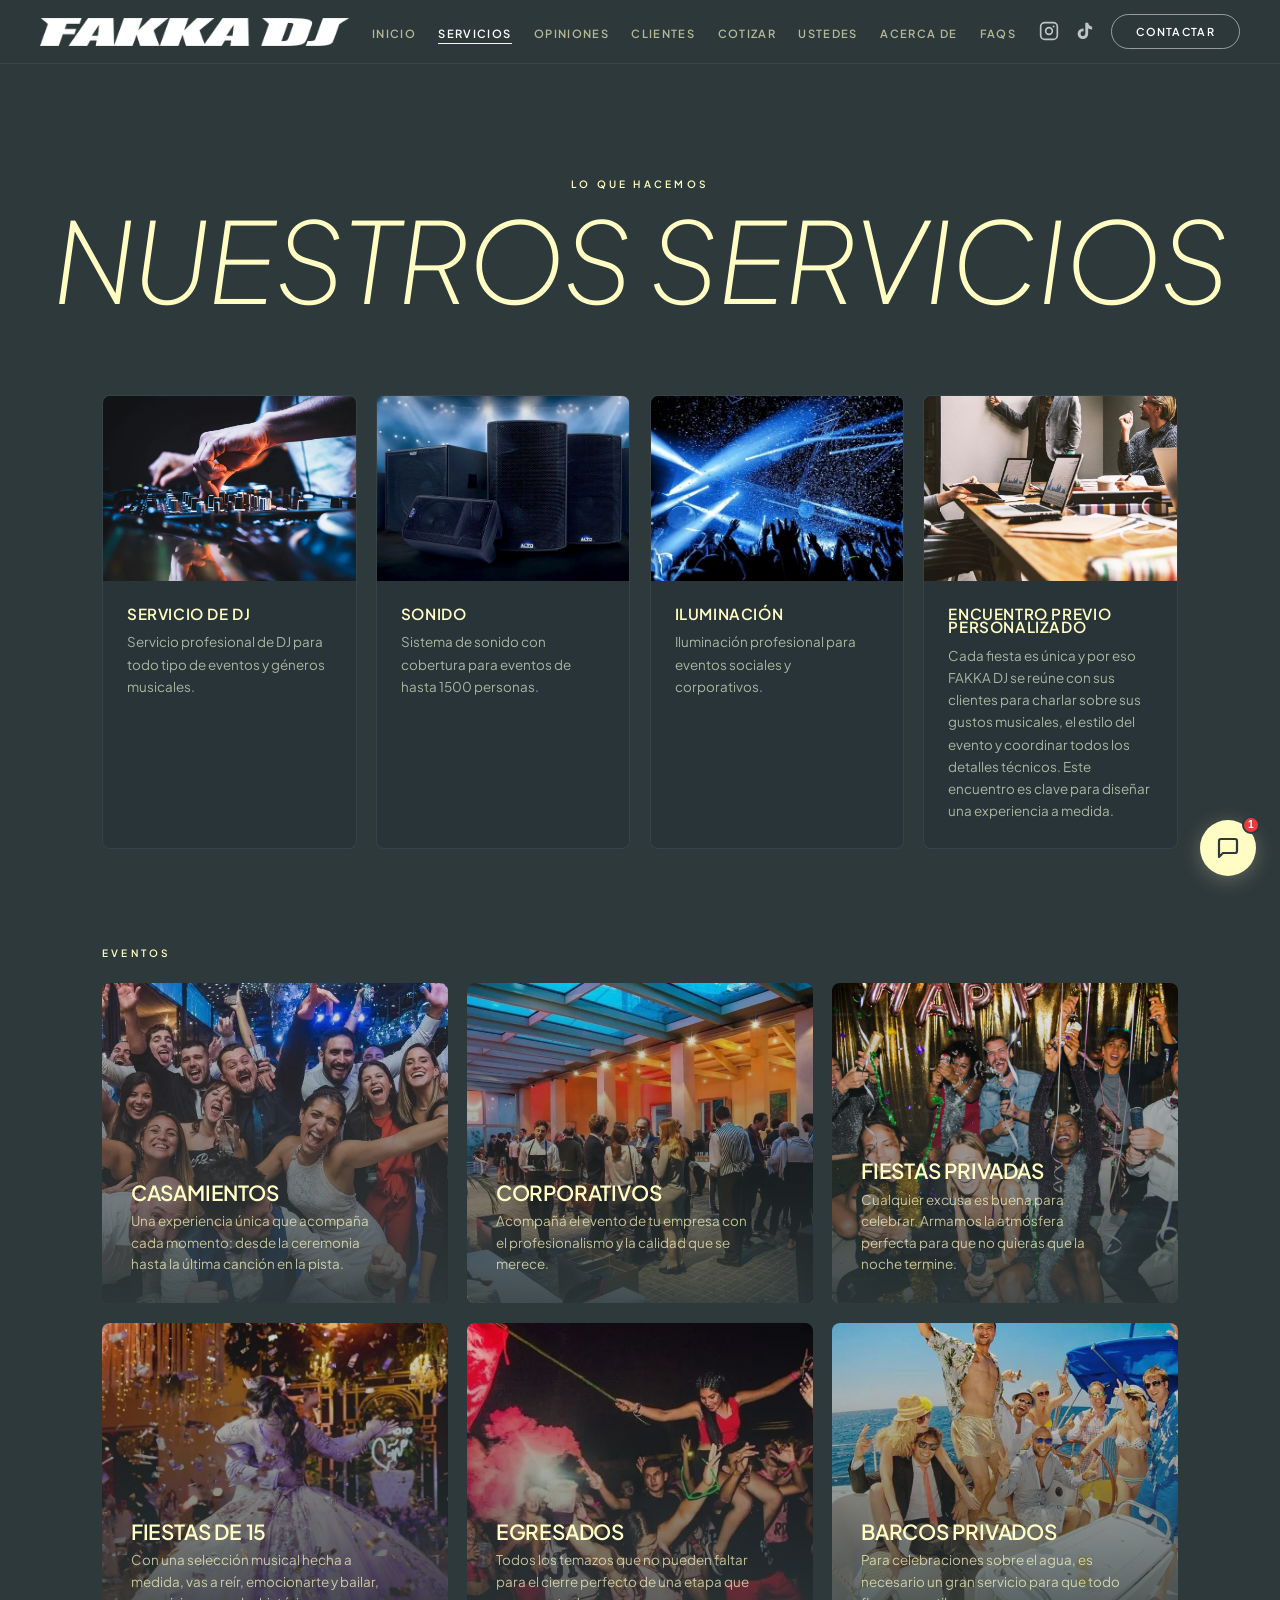
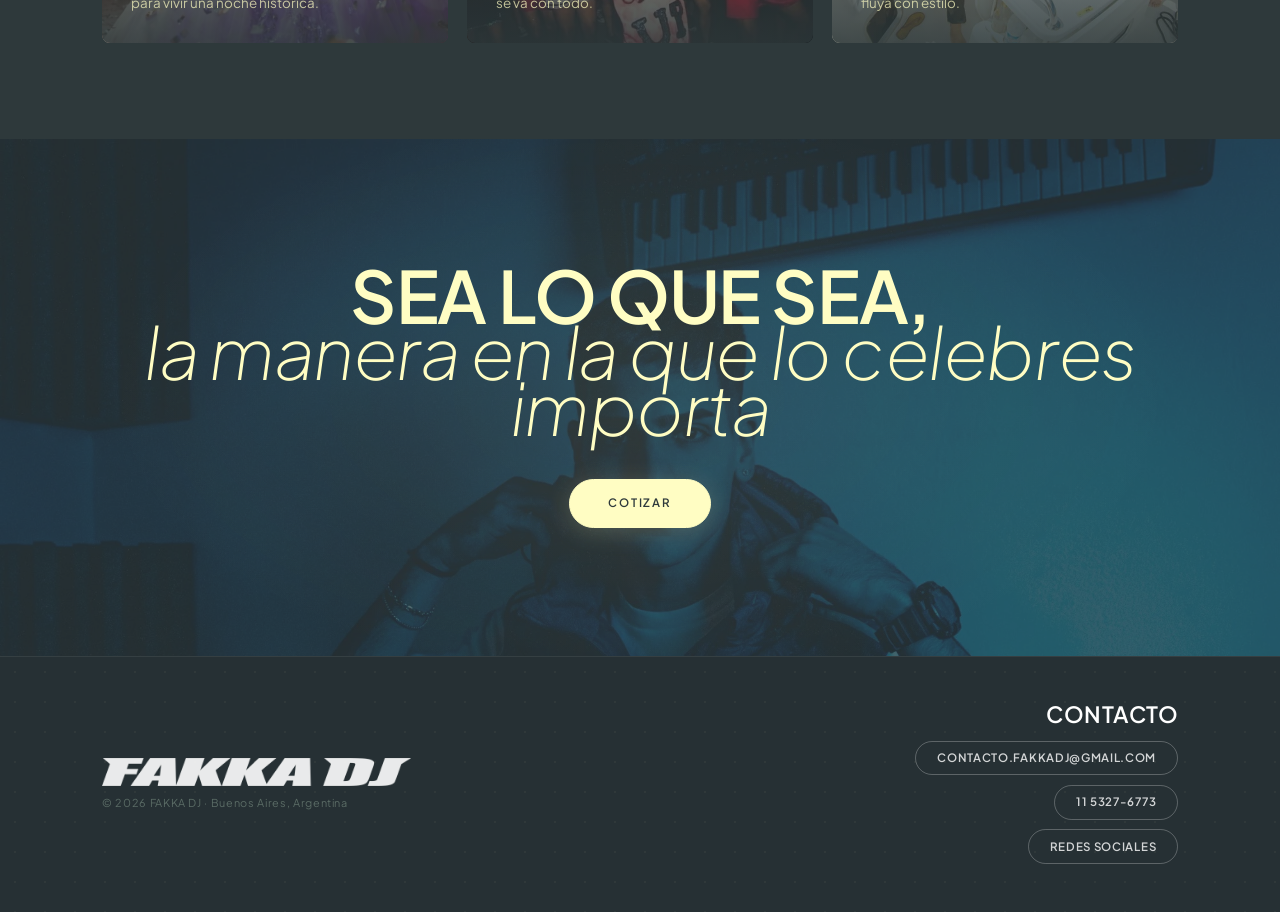
<file: servicios.html>
<!DOCTYPE html>
<html lang="es">
<head>
  <meta charset="UTF-8" />
  <meta name="viewport" content="width=device-width, initial-scale=1.0" />
  <title>SERVICIOS | Descubrí Nuestros Servicios — FAKKA DJ</title>
  <meta name="description" content="Servicio de DJ, sonido e iluminación profesional para casamientos, corporativos, fiestas de 15, egresados, fiestas privadas y barcos. FAKKA DJ, Buenos Aires." />
  <link rel="preconnect" href="https://fonts.googleapis.com" />
  <link rel="preconnect" href="https://fonts.gstatic.com" crossorigin />
  <link href="https://fonts.googleapis.com/css2?family=Plus+Jakarta+Sans:ital,wght@0,600;1,200&display=swap" rel="stylesheet" />
  <link rel="stylesheet" href="styles.css?v=5" />
  <link rel="icon" type="image/png" href="images/Fakka_Logo_Picos_Negro.png" />
  <meta property="og:title" content="Servicios — FAKKA DJ" />
  <meta property="og:description" content="DJ, Sonido e Iluminación profesional para todo tipo de eventos en Buenos Aires." />
  <meta property="og:image" content="https://fakkadj.com/images/DSC02476.jpg" />
  <meta property="og:url" content="https://fakkadj.com/servicios.html" />
  <meta property="og:type" content="website" />
</head>
<body>

<nav>
  <a href="index.html" class="nav-logo"><img src="images/Fakka_Logo_Picos_Blanco.png" alt="FAKKA DJ" /></a>
  <ul class="nav-links" id="navLinks">
    <li><a href="index.html">Inicio</a></li>
    <li><a href="servicios.html" class="active">Servicios</a></li>
    <li><a href="opiniones.html">Opiniones</a></li>
    <li><a href="clientes.html">Clientes</a></li>
    <li><a href="cotizar.html">Cotizar</a></li>
    <li><a href="ustedes.html">Ustedes</a></li>
    <li><a href="acercade.html">Acerca de</a></li>
    <li><a href="faqs.html">FAQs</a></li>
  </ul>
  <div class="nav-right">
    <a href="https://www.instagram.com/fakkadj.eventos" target="_blank" class="nav-tiktok" aria-label="Instagram"><svg viewBox="0 0 24 24" xmlns="http://www.w3.org/2000/svg"><rect x="2" y="2" width="20" height="20" rx="5" ry="5" fill="none" stroke="currentColor" stroke-width="2"/><circle cx="12" cy="12" r="4" fill="none" stroke="currentColor" stroke-width="2"/><circle cx="17.5" cy="6.5" r="1.2" fill="currentColor"/></svg></a>
    <a href="https://www.tiktok.com/@fakkadj" target="_blank" class="nav-tiktok" aria-label="TikTok"><svg viewBox="0 0 24 24" xmlns="http://www.w3.org/2000/svg"><path d="M19.59 6.69a4.83 4.83 0 0 1-3.77-4.25V2h-3.45v13.67a2.89 2.89 0 0 1-2.88 2.5 2.89 2.89 0 0 1-2.89-2.89 2.89 2.89 0 0 1 2.89-2.89c.28 0 .54.04.79.1V9.01a6.33 6.33 0 0 0-.79-.05 6.34 6.34 0 0 0-6.34 6.34 6.34 6.34 0 0 0 6.34 6.34 6.34 6.34 0 0 0 6.33-6.34V8.77a8.16 8.16 0 0 0 4.77 1.52V6.85a4.85 4.85 0 0 1-1-.16z"/></svg></a>
    <a href="https://wa.me/5491153276773" target="_blank" class="nav-cta">Contactar</a>
  </div>
  <button class="hamburger" id="hamburger" aria-label="Menú"><span></span><span></span><span></span></button>
</nav>
<div id="navOverlay"></div>

<section class="page-hero">
  <p class="section-label">Lo que hacemos</p>
  <h1>Nuestros <span class="accent-word">servicios</span></h1>
</section>

<section class="pad" style="padding-top:0">
  <div class="container">
    <div class="serv-grid">
      <div class="serv-card">
        <div class="ph"><img src="images/dj.jpg" alt="Manos de un DJ ajustando los controles de una consola de mezclas." /></div>
        <div class="body"><h3>Servicio de DJ</h3><p>Servicio profesional de DJ para todo tipo de eventos y géneros musicales.</p></div>
      </div>
      <div class="serv-card">
        <div class="ph"><img src="images/sonido.jpg" alt="Conjunto de altavoces profesionales en un escenario iluminado." /></div>
        <div class="body"><h3>Sonido</h3><p>Sistema de sonido con cobertura para eventos de hasta 1500 personas.</p></div>
      </div>
      <div class="serv-card">
        <div class="ph"><img src="images/luces.jpg" alt="Concierto en vivo con luces azules y confeti." /></div>
        <div class="body"><h3>Iluminación</h3><p>Iluminación profesional para eventos sociales y corporativos.</p></div>
      </div>
      <div class="serv-card">
        <div class="ph"><img src="images/reunion-sala.jpg" alt="Grupo de personas en una reunión de trabajo." /></div>
        <div class="body"><h3>Encuentro previo personalizado</h3><p>Cada fiesta es única y por eso FAKKA DJ se reúne con sus clientes para charlar sobre sus gustos musicales, el estilo del evento y coordinar todos los detalles técnicos. Este encuentro es clave para diseñar una experiencia a medida.</p></div>
      </div>
    </div>
  </div>
</section>

<section class="pad" style="padding-top:0">
  <div class="container">
    <p class="section-label">Eventos</p>
    <div class="eventos-grid">
      <div class="evento"><img src="images/casamiento.jpg" alt="Casamientos" /><div><h4>Casamientos</h4><p>Una experiencia única que acompaña cada momento: desde la ceremonia hasta la última canción en la pista.</p></div></div>
      <div class="evento"><img src="images/evento_corporativo.jpg" alt="Corporativos" /><div><h4>Corporativos</h4><p>Acompañá el evento de tu empresa con el profesionalismo y la calidad que se merece.</p></div></div>
      <div class="evento"><img src="images/fiesta_privada_2.jpeg" alt="Fiestas privadas" /><div><h4>Fiestas privadas</h4><p>Cualquier excusa es buena para celebrar. Armamos la atmósfera perfecta para que no quieras que la noche termine.</p></div></div>
      <div class="evento"><img src="images/fiesta_de_xv.jpg" alt="Fiestas de 15" /><div><h4>Fiestas de 15</h4><p>Con una selección musical hecha a medida, vas a reír, emocionarte y bailar, para vivir una noche histórica.</p></div></div>
      <div class="evento"><img src="images/egresados.jpeg" alt="Egresados" /><div><h4>Egresados</h4><p>Todos los temazos que no pueden faltar para el cierre perfecto de una etapa que se va con todo.</p></div></div>
      <div class="evento"><img src="images/yate.jpg" alt="Barcos privados" /><div><h4>Barcos privados</h4><p>Para celebraciones sobre el agua, es necesario un gran servicio para que todo fluya con estilo.</p></div></div>
    </div>
  </div>
</section>

<section class="cta-band">
  <img class="bg" src="images/DSC_0113.jpg" alt="" />
  <h2 class="split-h2"><span>Sea lo que sea,</span><span>la manera en la que lo celebres importa</span></h2>
  <a href="cotizar.html" class="btn btn-accent">Cotizar</a>
</section>

<footer>
  <div class="footer-wave">
    <svg viewBox="0 0 1440 80" xmlns="http://www.w3.org/2000/svg" preserveAspectRatio="none"><path d="M0,40 C240,80 480,0 720,40 C960,80 1200,0 1440,40 L1440,80 L0,80 Z" fill="#1a3a6e"/></svg>
  </div>
  <div class="footer-inner">
    <div class="footer-logo-block">
      <img src="images/Fakka_Logo_Picos_Blanco.png" alt="FAKKA DJ" />
      <p>© 2026 FAKKA DJ · Buenos Aires, Argentina</p>
    </div>
    <div class="footer-contact">
      <h5>Contacto</h5>
      <a class="footer-pill" href="mailto:contacto.fakkadj@gmail.com">contacto.fakkadj@gmail.com</a>
      <a class="footer-pill" href="https://wa.me/5491153276773" target="_blank">11 5327-6773</a>
      <a class="footer-pill" href="https://linktr.ee/fakkadj" target="_blank">Redes sociales</a>
    </div>
  </div>
</footer>

<script src="script.js"></script>
<script src="chat.js"></script>
</body>
</html>
</file>
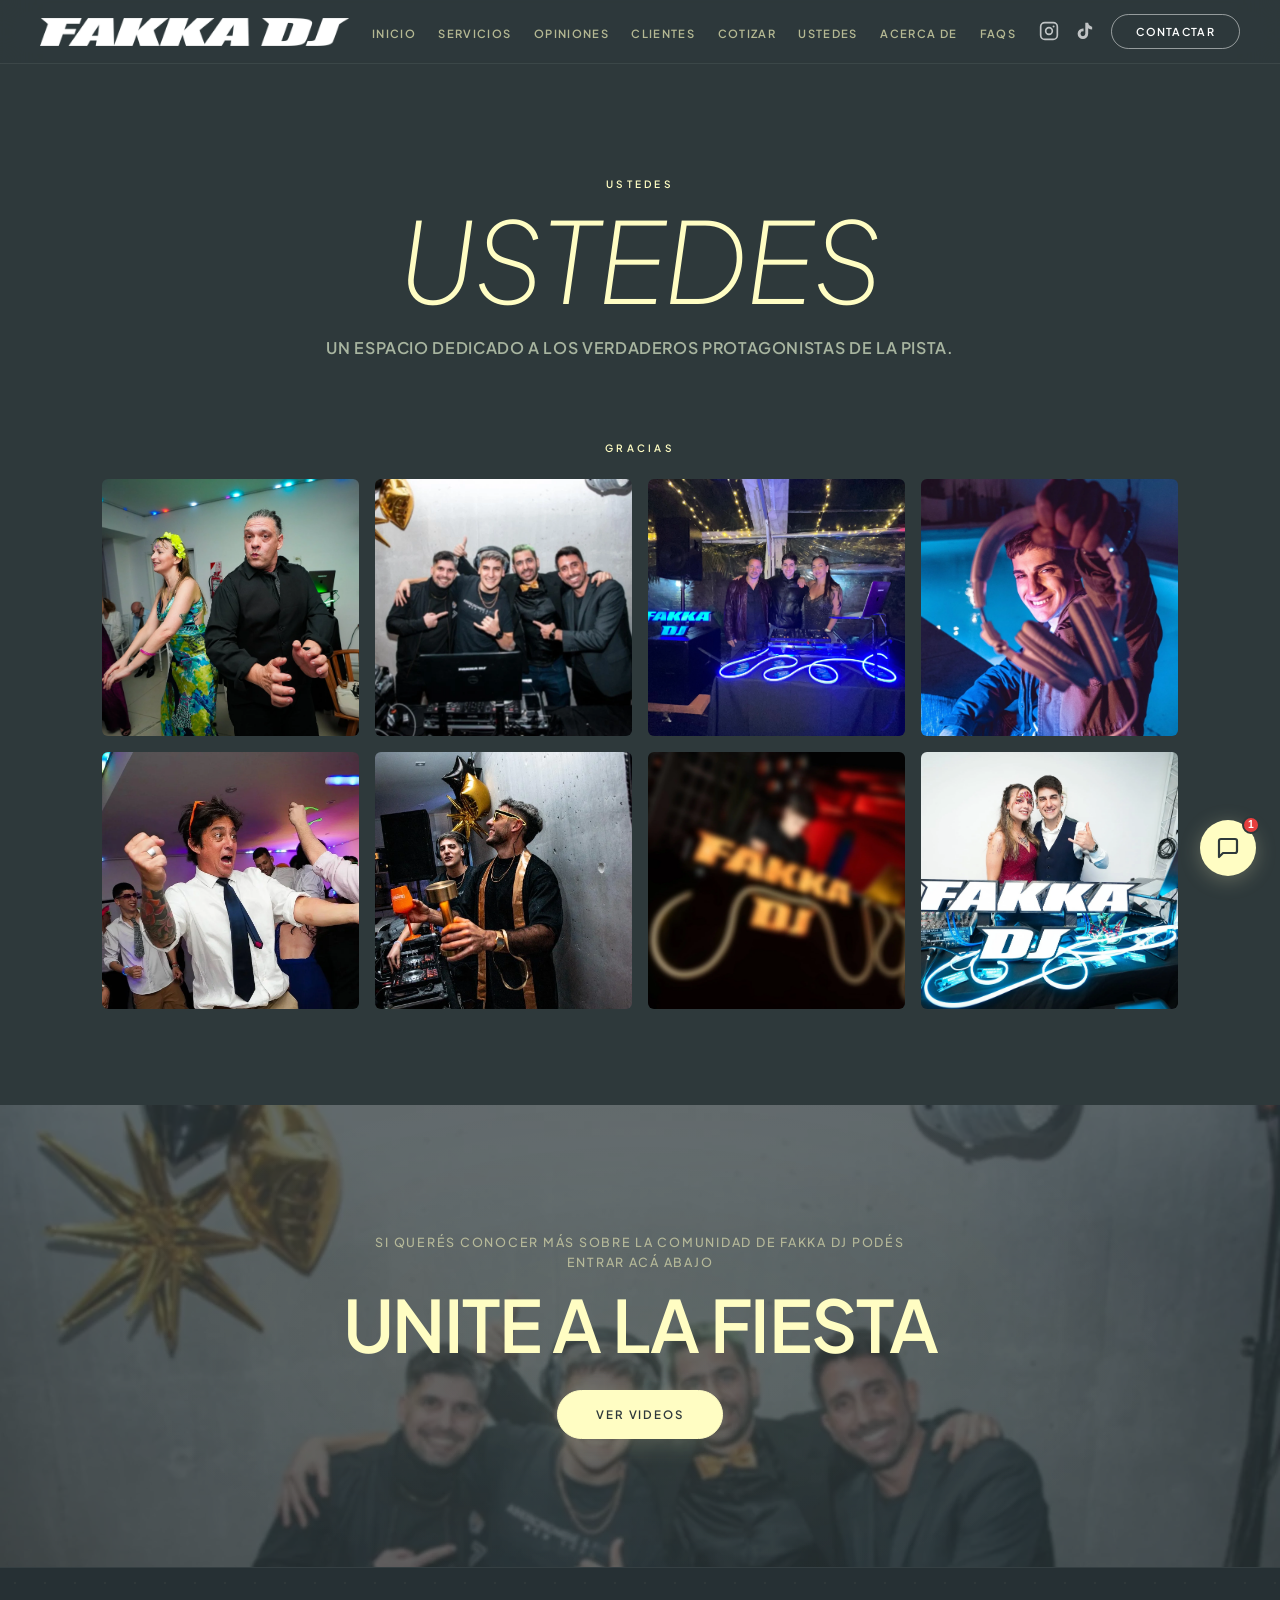
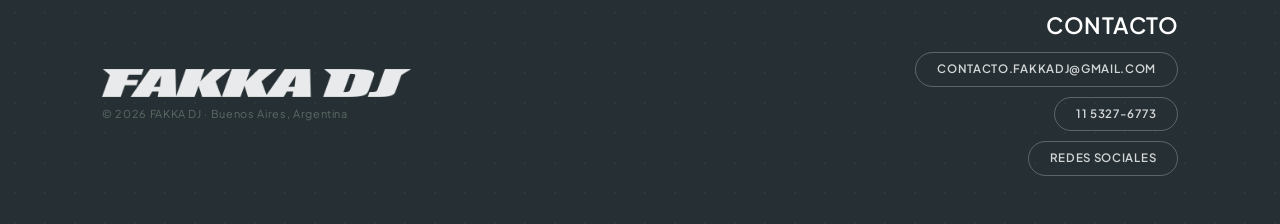
<file: ustedes.html>
<!DOCTYPE html>
<html lang="es">
<head>
  <meta charset="UTF-8" />
  <meta name="viewport" content="width=device-width, initial-scale=1.0" />
  <title>USTEDES | Unite a la Fiesta — FAKKA DJ</title>
  <meta name="description" content="Un espacio dedicado a los verdaderos protagonistas de la pista. Gracias por ser parte de la comunidad de FAKKA DJ." />
  <link rel="preconnect" href="https://fonts.googleapis.com" />
  <link rel="preconnect" href="https://fonts.gstatic.com" crossorigin />
  <link href="https://fonts.googleapis.com/css2?family=Plus+Jakarta+Sans:ital,wght@0,600;1,200&display=swap" rel="stylesheet" />
  <link rel="stylesheet" href="styles.css?v=5" />
  <link rel="icon" type="image/png" href="images/Fakka_Logo_Picos_Negro.png" />
  <meta property="og:title" content="FAKKA DJ" />
  <meta property="og:description" content="DJ, Sonido e Iluminación para eventos en Buenos Aires." />
  <meta property="og:image" content="https://fakkadj.com/images/DSC02476.jpg" />
  <meta property="og:type" content="website" />
  <style>
    .gracias-grid { display:grid; grid-template-columns:repeat(auto-fill,minmax(220px,1fr)); gap:1rem; }
    .gracias-grid .g { border-radius:6px; overflow:hidden; aspect-ratio:1/1; }
    .gracias-grid .g img { width:100%; height:100%; object-fit:cover; transition:transform .5s; }
    .gracias-grid .g:hover img { transform:scale(1.06); }
  </style>
</head>
<body>

<nav>
  <a href="index.html" class="nav-logo"><img src="images/Fakka_Logo_Picos_Blanco.png" alt="FAKKA DJ" /></a>
  <ul class="nav-links" id="navLinks">
    <li><a href="index.html">Inicio</a></li>
    <li><a href="servicios.html">Servicios</a></li>
    <li><a href="opiniones.html">Opiniones</a></li>
    <li><a href="clientes.html">Clientes</a></li>
    <li><a href="cotizar.html">Cotizar</a></li>
    <li><a href="ustedes.html">Ustedes</a></li>
    <li><a href="acercade.html">Acerca de</a></li>
    <li><a href="faqs.html">FAQs</a></li>
  </ul>
  <div class="nav-right">
    <a href="https://www.instagram.com/fakkadj.eventos" target="_blank" class="nav-tiktok" aria-label="Instagram"><svg viewBox="0 0 24 24" xmlns="http://www.w3.org/2000/svg"><rect x="2" y="2" width="20" height="20" rx="5" ry="5" fill="none" stroke="currentColor" stroke-width="2"/><circle cx="12" cy="12" r="4" fill="none" stroke="currentColor" stroke-width="2"/><circle cx="17.5" cy="6.5" r="1.2" fill="currentColor"/></svg></a>
    <a href="https://www.tiktok.com/@fakkadj" target="_blank" class="nav-tiktok" aria-label="TikTok"><svg viewBox="0 0 24 24" xmlns="http://www.w3.org/2000/svg"><path d="M19.59 6.69a4.83 4.83 0 0 1-3.77-4.25V2h-3.45v13.67a2.89 2.89 0 0 1-2.88 2.5 2.89 2.89 0 0 1-2.89-2.89 2.89 2.89 0 0 1 2.89-2.89c.28 0 .54.04.79.1V9.01a6.33 6.33 0 0 0-.79-.05 6.34 6.34 0 0 0-6.34 6.34 6.34 6.34 0 0 0 6.34 6.34 6.34 6.34 0 0 0 6.33-6.34V8.77a8.16 8.16 0 0 0 4.77 1.52V6.85a4.85 4.85 0 0 1-1-.16z"/></svg></a>
    <a href="https://wa.me/5491153276773" target="_blank" class="nav-cta">Contactar</a>
  </div>
  <button class="hamburger" id="hamburger" aria-label="Menú"><span></span><span></span><span></span></button>
</nav>
<div id="navOverlay"></div>

<section class="page-hero">
  <p class="section-label">Ustedes</p>
  <h1>Ustedes</h1>
  <p style="font-family:var(--head);font-weight:600;text-transform:uppercase;letter-spacing:0.04em;color:var(--gray);margin-top:1.2rem;font-size:1rem;max-width:640px;margin-left:auto;margin-right:auto;">Un espacio dedicado a los verdaderos protagonistas de la pista.</p>
</section>

<section class="pad" style="padding-top:0">
  <div class="container">
    <p class="section-label" style="text-align:center;">Gracias</p>
    <div class="gracias-grid">
      <div class="g"><img src="images/CAMI-1093.jpeg" alt="" /></div>
      <div class="g"><img src="images/fakkadj.jpg" alt="" /></div>
      <div class="g"><img src="images/tempImagesVU5Cb.jpg" alt="" /></div>
      <div class="g"><img src="images/IMG_7617_Original.jpg" alt="" /></div>
      <div class="g"><img src="images/CAMI-1040.jpg" alt="" /></div>
      <div class="g"><img src="images/e9541057-649c-4c1b-8426-d74f3a1f6e39.jpg" alt="" /></div>
      <div class="g"><img src="images/DSC01596.jpg" alt="" /></div>
      <div class="g"><img src="images/CAMI-820.jpeg" alt="" /></div>
    </div>
  </div>
</section>

<section class="cta-band">
  <img class="bg" src="images/fakkadj.jpg" alt="" />
  <p class="small">Si querés conocer más sobre la comunidad de FAKKA DJ podés entrar acá abajo</p>
  <h2>Unite a la fiesta</h2>
  <a href="https://linktr.ee/fakkadj" target="_blank" class="btn btn-accent">Ver videos</a>
</section>

<footer>
  <div class="footer-wave">
    <svg viewBox="0 0 1440 80" xmlns="http://www.w3.org/2000/svg" preserveAspectRatio="none"><path d="M0,40 C240,80 480,0 720,40 C960,80 1200,0 1440,40 L1440,80 L0,80 Z" fill="#1a3a6e"/></svg>
  </div>
  <div class="footer-inner">
    <div class="footer-logo-block">
      <img src="images/Fakka_Logo_Picos_Blanco.png" alt="FAKKA DJ" />
      <p>© 2026 FAKKA DJ · Buenos Aires, Argentina</p>
    </div>
    <div class="footer-contact">
      <h5>Contacto</h5>
      <a class="footer-pill" href="mailto:contacto.fakkadj@gmail.com">contacto.fakkadj@gmail.com</a>
      <a class="footer-pill" href="https://wa.me/5491153276773" target="_blank">11 5327-6773</a>
      <a class="footer-pill" href="https://linktr.ee/fakkadj" target="_blank">Redes sociales</a>
    </div>
  </div>
</footer>

<script src="script.js"></script>
<script src="chat.js"></script>
</body>
</html>
</file>
<file: styles.css>
/* ============ FAKKA DJ — estilos compartidos ============ */
*, *::before, *::after { box-sizing: border-box; margin: 0; padding: 0; }

:root {
  --black: #2e393b;
  --ink: #232e30;
  --surface: #263034;
  --white: #fffdc3;
  --gray: #a8b5a0;
  --dim: #5a6b65;
  --card: #283438;
  --card-hover: #2d3d42;
  --line: rgba(255,255,255,0.07);
  --line-mid: rgba(255,255,255,0.12);
  --accent: #fffdc3;
  --accent-hover: #f5f89e;
  --accent-dim: rgba(255,253,195,0.15);
  --accent-glow: rgba(255,253,195,0.18);
  --head: 'Agrandir', 'Plus Jakarta Sans', sans-serif;
  --body: 'Agrandir', 'Plus Jakarta Sans', sans-serif;
  --weight-thin: 200;
  --weight-semi: 600;
}

html { scroll-behavior: smooth; }

body {
  font-family: var(--body);
  background: var(--black);
  color: var(--white);
  overflow-x: hidden;
  line-height: 1.6;
}

img { max-width: 100%; display: block; }
a { color: inherit; text-decoration: none; }

h1, h2, h3, h4, h5 {
  font-family: var(--head);
  font-weight: 600;
  line-height: 0.88;
  letter-spacing: -0.01em;
  text-transform: uppercase;
}

/* ============ ENTRANCE ANIMATIONS ============ */
@keyframes fadeUp {
  from { opacity: 0; transform: translateY(28px); }
  to   { opacity: 1; transform: translateY(0); }
}
@keyframes fadeIn {
  from { opacity: 0; }
  to   { opacity: 1; }
}

@media (prefers-reduced-motion: no-preference) {
  .anim-fade-up {
    animation: fadeUp 0.72s cubic-bezier(0.16, 1, 0.3, 1) both;
  }
  .anim-delay-1 { animation-delay: 0.1s; }
  .anim-delay-2 { animation-delay: 0.22s; }
  .anim-delay-3 { animation-delay: 0.34s; }
  .anim-delay-4 { animation-delay: 0.46s; }
}

/* ============ NAV ============ */
nav {
  position: fixed;
  top: 0; left: 0; right: 0;
  z-index: 1000;
  display: flex;
  align-items: center;
  justify-content: space-between;
  padding: 0 2.5rem;
  height: 64px;
  background: rgba(46, 57, 59, 0.85);
  backdrop-filter: blur(20px) saturate(1.6);
  -webkit-backdrop-filter: blur(20px) saturate(1.6);
  border-bottom: 1px solid rgba(255,255,255,0.07);
  gap: 1rem;
  transition: background 0.3s;
}

.nav-logo img { height: 28px; width: auto; }

.nav-links {
  display: flex;
  flex-wrap: wrap;
  justify-content: center;
  gap: 0.2rem 1.4rem;
  list-style: none;
  align-items: center;
  flex: 1;
}

.nav-links a {
  color: rgba(255,253,195,0.65);
  font-size: 0.7rem;
  font-weight: 600;
  letter-spacing: 0.12em;
  text-transform: uppercase;
  transition: color 0.2s;
  font-family: var(--body);
  position: relative;
  padding-bottom: 2px;
}

.nav-links a::after {
  content: "";
  position: absolute;
  bottom: -2px; left: 0; right: 0;
  height: 1px;
  background: var(--accent);
  transform: scaleX(0);
  transition: transform 0.2s cubic-bezier(0.16, 1, 0.3, 1);
  transform-origin: left center;
}

.nav-links a:hover { color: #fff; }
.nav-links a:hover::after { transform: scaleX(1); }
.nav-links a.active { color: #fff; }
.nav-links a.active::after { transform: scaleX(1); }

.nav-right {
  display: flex;
  align-items: center;
  gap: 1rem;
  flex-shrink: 0;
}

.nav-tiktok {
  display: flex; align-items: center;
  color: #fff; opacity: 0.7; transition: opacity 0.2s;
}
.nav-tiktok:hover { opacity: 1; }
.nav-tiktok svg { width: 20px; height: 20px; fill: #fff; }

.nav-cta {
  background: transparent !important;
  color: #fff !important;
  border: 1.5px solid rgba(255,255,255,0.5) !important;
  border-radius: 999px !important;
  padding: 0.5rem 1.5rem !important;
  font-size: 0.68rem !important;
  font-weight: 600 !important;
  letter-spacing: 0.12em !important;
  text-transform: uppercase !important;
  transition: background 0.2s, border-color 0.2s !important;
  font-family: var(--body) !important;
}
.nav-cta:hover {
  background: rgba(255,255,255,0.1) !important;
  border-color: rgba(255,255,255,0.9) !important;
}

.hamburger {
  display: none;
  flex-direction: column;
  gap: 5px;
  cursor: pointer;
  background: none;
  border: none;
  padding: 6px;
  z-index: 1100;
}
.hamburger span {
  display: block;
  width: 24px;
  height: 1.5px;
  background: var(--white);
  transition: all 0.3s;
}
.hamburger.open span:nth-child(1) { transform: translateY(6.5px) rotate(45deg); }
.hamburger.open span:nth-child(2) { opacity: 0; }
.hamburger.open span:nth-child(3) { transform: translateY(-6.5px) rotate(-45deg); }

/* ============ BUTTONS ============ */
.btn {
  display: inline-block;
  padding: 0.9rem 2.4rem;
  font-family: var(--body);
  font-size: 0.72rem;
  font-weight: 600;
  letter-spacing: 0.16em;
  text-transform: uppercase;
  border-radius: 999px;
  cursor: pointer;
  transition: all 0.22s cubic-bezier(0.16, 1, 0.3, 1);
  border: 1.5px solid transparent;
}
.btn:active { transform: scale(0.97); }

.btn-accent {
  background: var(--accent);
  color: #2e393b;
  border-color: var(--accent);
  box-shadow: 0 4px 24px var(--accent-glow);
}
.btn-accent:hover {
  background: var(--accent-hover);
  border-color: var(--accent-hover);
  transform: translateY(-2px);
  box-shadow: 0 8px 32px var(--accent-glow);
}
.btn-white { background: var(--white); color: var(--black); border-color: var(--white); }
.btn-white:hover { background: #fff; transform: translateY(-2px); }
.btn-outline {
  background: transparent;
  color: var(--white);
  border-color: rgba(255,255,255,0.35);
}
.btn-outline:hover {
  border-color: rgba(255,255,255,0.8);
  background: rgba(255,255,255,0.06);
  transform: translateY(-1px);
}

/* ============ LAYOUT ============ */
section { position: relative; }
.container { max-width: 1140px; margin: 0 auto; padding: 0 2rem; }

.section-label {
  font-family: var(--body);
  font-size: 0.63rem;
  font-weight: 600;
  letter-spacing: 0.32em;
  text-transform: uppercase;
  color: var(--accent);
  margin-bottom: 1.4rem;
}

.pad { padding: 6rem 0; }

/* ============ HERO ============ */
.hero {
  min-height: 100dvh;
  display: flex;
  flex-direction: column;
  align-items: center;
  justify-content: center;
  text-align: center;
  padding: 9rem 2rem 4rem;
  position: relative;
  isolation: isolate;
}
.hero::before {
  content: "";
  position: absolute; inset: 0;
  background-image: var(--hero-img);
  background-size: cover;
  background-position: 50% 25%;
  z-index: -3;
}
.hero::after {
  content: "";
  position: absolute; inset: 0;
  background:
    radial-gradient(ellipse 80% 60% at 50% 100%, rgba(255,253,195,0.06) 0%, transparent 70%),
    linear-gradient(180deg, rgba(46,57,59,0.4) 0%, rgba(46,57,59,0.82) 100%);
  z-index: -2;
}

/* Grain texture on hero */
.hero-grain {
  position: absolute; inset: 0; z-index: -1;
  opacity: 0.035;
  background-image: url("data:image/svg+xml,%3Csvg xmlns='http://www.w3.org/2000/svg' width='300' height='300'%3E%3Cfilter id='n'%3E%3CfeTurbulence type='fractalNoise' baseFrequency='0.85' numOctaves='4' stitchTiles='stitch'/%3E%3C/filter%3E%3Crect width='300' height='300' filter='url(%23n)' opacity='1'/%3E%3C/svg%3E");
  background-size: 200px 200px;
  pointer-events: none;
}

.hero-eyebrow {
  font-family: var(--body);
  font-size: 0.65rem; font-weight: 600;
  letter-spacing: 0.36em; color: rgba(255,253,195,0.55);
  text-transform: uppercase; margin-bottom: 2rem;
}
.hero-title {
  font-size: clamp(3.6rem, 13vw, 10.5rem);
  line-height: 0.78; margin-bottom: 1.8rem;
  text-shadow: 0 4px 60px rgba(0,0,0,0.6);
  letter-spacing: -0.02em;
}
/* Títulos partidos: renglón 1 negrita / renglón 2 cursiva ultrafina, bien juntos */
.hero-title span, .split-h2 span { display: block; }
.hero-title span:first-child,
.split-h2 span:first-child {
  font-weight: 600; font-style: normal; text-transform: uppercase;
}
.hero-title span:last-child,
.split-h2 span:last-child {
  font-weight: 200; font-style: italic; text-transform: lowercase;
  /* reserva para las colas de g/p/y con leading tan corto */
  padding-bottom: 0.12em;
}
.hero-sub {
  font-family: var(--body);
  font-size: clamp(0.7rem, 1.8vw, 0.92rem);
  font-weight: 600; letter-spacing: 0.42em;
  color: rgba(255,253,195,0.75); text-transform: uppercase; margin-bottom: 3rem;
}
.split-h2 { line-height: 0.78; }
.hero-tags {
  display: flex; gap: 0.7rem; flex-wrap: wrap;
  justify-content: center; margin-bottom: 3rem;
}
.hero-tag {
  font-family: var(--body);
  font-size: 0.6rem; font-weight: 600;
  letter-spacing: 0.18em; text-transform: uppercase;
  color: rgba(255,253,195,0.7);
  border: 1px solid rgba(255,255,255,0.2);
  padding: 0.4rem 1rem; border-radius: 2px;
  background: rgba(255,255,255,0.04);
}
.hero-buttons { display: flex; gap: 0.9rem; flex-wrap: wrap; justify-content: center; }

/* ---- Proof strip ---- */
.proof-strip {
  display: flex; align-items: center; justify-content: center;
  gap: 1.6rem; flex-wrap: wrap;
  background: var(--surface);
  border-top: 1px solid var(--line);
  border-bottom: 1px solid var(--line);
  padding: 1.1rem 2rem;
  font-family: var(--head); font-size: 0.68rem; font-weight: 600;
  text-transform: uppercase; letter-spacing: 0.16em;
  color: rgba(255,253,195,0.45);
}
.proof-dot {
  width: 3px; height: 3px; border-radius: 50%;
  background: var(--dim); flex-shrink: 0;
}

/* ---- Section wave divider ---- */
.section-wave { line-height: 0; display: block; }
.section-wave svg { display: block; width: 100%; }

/* page hero (interior) */
.page-hero {
  padding: 11rem 2rem 5rem;
  text-align: center;
}
.page-hero h1 {
  font-size: clamp(2.8rem, 9vw, 7rem);
  font-weight: 200; font-style: italic;
  line-height: 0.78;
  letter-spacing: -0.02em;
  padding-bottom: 0.12em;
}
.page-hero .accent-word { color: var(--accent); }

/* ============ PILARES ============ */
.pilares-grid {
  display: grid;
  grid-template-columns: repeat(auto-fit, minmax(280px, 1fr));
  gap: 0;
  border: 1px solid var(--line);
  border-radius: 8px;
  overflow: hidden;
}
.pilar {
  padding: 2.4rem 2rem;
  border-right: 1px solid var(--line);
  position: relative;
  transition: background 0.3s;
}
.pilar:last-child { border-right: none; }
.pilar:hover { background: var(--card); }
.pilar::before {
  content: "";
  position: absolute; top: 0; left: 0;
  width: 2px; height: 0;
  background: var(--accent);
  transition: height 0.4s cubic-bezier(0.16, 1, 0.3, 1);
}
.pilar:hover::before { height: 100%; }
.pilar-num {
  font-family: var(--body);
  font-size: 0.62rem; font-weight: 600; letter-spacing: 0.22em;
  color: var(--accent); margin-bottom: 1.2rem;
}
.pilar h3 { font-size: 1.2rem; margin-bottom: 1rem; letter-spacing: 0.02em; }
.pilar p { font-size: 0.9rem; color: var(--gray); line-height: 1.7; }

/* ============ SERVICIOS ============ */
.serv-grid {
  display: grid;
  grid-template-columns: repeat(auto-fit, minmax(230px, 1fr));
  gap: 1.2rem;
}
.serv-card {
  background: var(--card);
  border: 1px solid var(--line);
  border-radius: 8px;
  overflow: hidden;
  transition: transform 0.3s, border-color 0.3s, box-shadow 0.3s;
}
.serv-card:hover {
  transform: translateY(-5px);
  border-color: var(--line-mid);
  box-shadow: 0 16px 48px rgba(0,0,0,0.4), 0 0 0 1px var(--line-mid);
}
.serv-card .ph { height: 185px; overflow: hidden; }
.serv-card .ph img { width: 100%; height: 100%; object-fit: cover; transition: transform 0.6s cubic-bezier(0.16, 1, 0.3, 1); }
.serv-card:hover .ph img { transform: scale(1.07); }
.serv-card .body { padding: 1.6rem 1.5rem; }
.serv-card h3 { font-size: 0.95rem; margin-bottom: 0.7rem; letter-spacing: 0.04em; }
.serv-card p { font-size: 0.84rem; color: var(--gray); line-height: 1.65; }

.serv-card.noimg .body { padding: 2.2rem 1.8rem; }

/* ============ EVENTOS ============ */
.eventos-grid {
  display: grid;
  grid-template-columns: repeat(auto-fit, minmax(300px, 1fr));
  gap: 1.2rem;
}
.evento {
  position: relative;
  height: 320px;
  border-radius: 8px;
  overflow: hidden;
  isolation: isolate;
  display: flex;
  align-items: flex-end;
  padding: 1.8rem;
}
.evento img {
  position: absolute; inset: 0;
  width: 100%; height: 100%; object-fit: cover;
  z-index: -2; transition: transform 0.7s cubic-bezier(0.16, 1, 0.3, 1);
}
.evento::after {
  content: ""; position: absolute; inset: 0;
  background: linear-gradient(180deg, rgba(0,0,0,0.05) 0%, rgba(46,57,59,0.88) 100%);
  z-index: -1;
}
.evento:hover img { transform: scale(1.08); }
.evento h4 { font-size: 1.3rem; margin-bottom: 0.5rem; }
.evento p { font-size: 0.84rem; color: rgba(255,253,195,0.7); max-width: 90%; }

/* ============ CTA BAND ============ */
.cta-band {
  position: relative;
  isolation: isolate;
  text-align: center;
  padding: 8rem 2rem;
}
.cta-band img.bg {
  position: absolute; inset: 0;
  width: 100%; height: 100%; object-fit: cover; object-position: center top; z-index: -2;
}
.cta-band::after {
  content: ""; position: absolute; inset: 0;
  background:
    radial-gradient(ellipse 60% 80% at 50% 50%, rgba(255,253,195,0.05) 0%, transparent 70%),
    rgba(46,57,59,0.75);
  z-index: -1;
}
.cta-band .small {
  font-family: var(--body);
  font-size: 0.78rem; font-weight: 500; letter-spacing: 0.14em;
  text-transform: uppercase; color: rgba(255,253,195,0.55); margin-bottom: 1.2rem;
  max-width: 560px; margin-left: auto; margin-right: auto;
}
.cta-band h2 {
  font-size: clamp(2.4rem, 7vw, 4.5rem);
  margin-bottom: 2.2rem;
  letter-spacing: -0.02em;
}

/* ============ OPINIONES ============ */
.op-grid {
  display: grid;
  grid-template-columns: repeat(auto-fill, minmax(260px, 1fr));
  gap: 1.2rem;
}
.op-card {
  background: var(--card);
  border: 1px solid var(--line);
  border-radius: 8px;
  overflow: hidden;
  transition: border-color 0.3s;
}
.op-card:hover { border-color: var(--line-mid); }
.op-card .shot { width: 100%; display: block; }
.op-card .meta { padding: 1.1rem 1.3rem; }
.op-card .name {
  font-family: var(--head); font-weight: 600;
  text-transform: uppercase; font-size: 0.9rem; letter-spacing: 0.04em;
}
.op-card .type {
  font-family: var(--body); font-size: 0.65rem;
  letter-spacing: 0.14em; color: var(--accent);
  text-transform: uppercase; margin-top: 0.25rem;
}

/* masonry opiniones */
.op-masonry { column-count: 3; column-gap: 1.2rem; }
.op-masonry .op-card { break-inside: avoid; margin-bottom: 1.2rem; display: inline-block; width: 100%; }
@media (max-width: 880px) { .op-masonry { column-count: 2; } }
@media (max-width: 560px) { .op-masonry { column-count: 1; } }

/* ============ CLIENTES (logos) ============ */
.logos-grid {
  display: grid;
  grid-template-columns: repeat(auto-fill, minmax(150px, 1fr));
  gap: 1px;
  background: var(--line);
  border: 1px solid var(--line);
  border-radius: 8px;
  overflow: hidden;
}
.logo-cell {
  background: var(--black);
  aspect-ratio: 3/2;
  display: flex; align-items: center; justify-content: center;
  padding: 1.6rem;
  transition: background 0.2s;
}
.logo-cell:hover { background: var(--card); }
.logo-cell img {
  max-height: 60px; max-width: 80%;
  width: auto; height: auto;
  object-fit: contain; opacity: 0.85;
}

.stats {
  display: grid;
  grid-template-columns: repeat(auto-fit, minmax(180px, 1fr));
  gap: 2rem;
  text-align: center;
  margin-top: 4rem;
  padding: 3rem 0;
  border-top: 1px solid var(--line);
  border-bottom: 1px solid var(--line);
}
.stat .num {
  font-family: var(--head); font-weight: 600;
  font-size: 3.2rem; color: var(--accent); line-height: 1;
}
.stat .lbl {
  font-family: var(--body); font-size: 0.72rem;
  letter-spacing: 0.2em; text-transform: uppercase;
  color: var(--gray); margin-top: 0.7rem;
}

/* ============ ACERCA / timeline ============ */
.about-grid {
  display: grid;
  grid-template-columns: repeat(2, 1fr);
  gap: 2.5rem;
}
.about-item .big {
  font-family: var(--head); font-weight: 600;
  font-size: 1.5rem; color: var(--white);
  text-transform: uppercase; margin-bottom: 0.8rem;
}
.about-item .big .hl { color: var(--accent); }
.about-item p { font-size: 0.9rem; color: var(--gray); line-height: 1.7; }

/* ============ FAQ ============ */
.faq-list { max-width: 760px; margin: 0 auto; }
.faq-item { border-bottom: 1px solid var(--line); }
.faq-q {
  width: 100%; background: none; border: none; color: var(--white);
  text-align: left; padding: 1.5rem 0; cursor: pointer;
  font-family: var(--head); font-weight: 600; font-size: 0.95rem;
  letter-spacing: 0.02em; text-transform: uppercase;
  display: flex; justify-content: space-between; align-items: center; gap: 1rem;
  transition: color 0.2s;
}
.faq-q:hover { color: var(--accent); }
.faq-q .chev {
  font-size: 1.2rem; transition: transform 0.3s cubic-bezier(0.16, 1, 0.3, 1);
  flex-shrink: 0; color: var(--accent);
}
.faq-item.open .chev { transform: rotate(45deg); }
.faq-a { max-height: 0; overflow: hidden; transition: max-height 0.4s ease; }
.faq-item.open .faq-a { max-height: 320px; }
.faq-a p { font-family: var(--body); font-size: 0.9rem; color: var(--gray); padding-bottom: 1.5rem; line-height: 1.75; }

/* ============ COTIZAR / FORM ============ */
.cot-grid { display: grid; grid-template-columns: 1fr 1fr; gap: 3.5rem; align-items: start; }
.cot-desc { font-size: 0.95rem; color: var(--gray); margin-bottom: 2rem; line-height: 1.7; }
.contact-links { display: flex; flex-direction: column; gap: 0.8rem; }
.c-link {
  display: flex; align-items: center; gap: 0.9rem;
  padding: 1rem 1.4rem; background: var(--card); border: 1px solid var(--line);
  border-radius: 6px; font-size: 0.84rem; font-weight: 500; transition: all 0.2s;
}
.c-link:hover { border-color: var(--accent); background: var(--card-hover); }
.c-link .ico { font-size: 1.1rem; }

.form-group { margin-bottom: 1rem; }
.form-group label {
  display: block; font-family: var(--body); font-size: 0.62rem; font-weight: 600;
  letter-spacing: 0.16em; text-transform: uppercase; color: var(--gray); margin-bottom: 0.5rem;
}
.form-group input, .form-group select, .form-group textarea {
  width: 100%; padding: 0.85rem 1rem; border: 1px solid var(--line);
  border-radius: 6px; background: var(--card); color: var(--white);
  font-family: var(--body); font-size: 0.88rem; outline: none;
  transition: border-color 0.2s, box-shadow 0.2s;
}
.form-group input:focus, .form-group select:focus, .form-group textarea:focus {
  border-color: var(--accent);
  box-shadow: 0 0 0 3px var(--accent-dim);
}
.form-group textarea { resize: vertical; min-height: 110px; }
.form-group select {
  appearance: none; -webkit-appearance: none;
  background-image: url("data:image/svg+xml,%3Csvg xmlns='http://www.w3.org/2000/svg' width='12' height='8' viewBox='0 0 12 8'%3E%3Cpath d='M1 1l5 5 5-5' stroke='%238892aa' stroke-width='1.5' fill='none' stroke-linecap='round'/%3E%3C/svg%3E");
  background-repeat: no-repeat; background-position: right 1rem center; padding-right: 2.5rem;
}
.form-group select option { background: var(--card); }

/* ============ GOOGLE MAPS REVIEWS ============ */
.gmaps-grid {
  display: grid;
  grid-template-columns: repeat(auto-fit, minmax(280px, 1fr));
  gap: 1.2rem;
}
.gmaps-card {
  background: var(--card);
  border: 1px solid var(--line);
  border-radius: 8px;
  padding: 1.6rem;
  display: flex;
  flex-direction: column;
  gap: 1rem;
  transition: border-color 0.3s, transform 0.3s;
}
.gmaps-card:hover { border-color: var(--line-mid); transform: translateY(-3px); }
.gmaps-header { display: flex; align-items: center; gap: 0.9rem; }
.gmaps-avatar {
  width: 40px; height: 40px; border-radius: 50%;
  background: var(--accent);
  display: flex; align-items: center; justify-content: center;
  font-family: var(--head); font-weight: 600; font-size: 1rem;
  color: #fff; flex-shrink: 0;
}
.gmaps-name {
  font-family: var(--head); font-weight: 600; font-size: 0.82rem;
  text-transform: uppercase; letter-spacing: 0.04em;
}
.gmaps-stars { color: #f5b100; font-size: 0.82rem; letter-spacing: 0.08em; margin-top: 0.15rem; }
.gmaps-logo {
  width: 22px; height: 22px; min-width: 22px; max-width: 22px;
  margin-left: auto; flex-shrink: 0; display: block;
}
.gmaps-text { font-family: var(--body); font-size: 0.9rem; color: var(--gray); line-height: 1.7; flex: 1; }
.gmaps-type {
  font-family: var(--body); font-size: 0.6rem; font-weight: 600;
  letter-spacing: 0.2em; text-transform: uppercase; color: var(--accent);
}

/* ============ LOGOS MARQUEE ============ */
.marquee-section { margin-bottom: 3rem; }
.marquee-section .section-label { margin-bottom: 1.2rem; }
.marquee-wrap {
  overflow: hidden;
  position: relative;
  border: 1px solid var(--line);
  border-radius: 8px;
  background: var(--card);
  padding: 1.8rem 0;
}
.marquee-wrap::before,
.marquee-wrap::after {
  content: "";
  position: absolute; top: 0; bottom: 0; width: 80px; z-index: 2;
  pointer-events: none;
}
.marquee-wrap::before { left: 0; background: linear-gradient(to right, var(--card), transparent); }
.marquee-wrap::after  { right: 0; background: linear-gradient(to left, var(--card), transparent); }
.marquee-track {
  display: flex;
  align-items: center;
  gap: 4rem;
  width: max-content;
  animation: marquee-scroll 22s linear infinite;
}
.marquee-track img {
  height: calc(var(--h, 48px) * var(--s, 1));
  max-height: none;
  width: auto;
  max-width: none;
  object-fit: contain;
  opacity: 0.8;
  filter: brightness(0) invert(1);
  flex-shrink: 0;
  display: inline-block;
  transition: opacity 0.2s;
}
.marquee-track img.logo-solid {
  filter: invert(1);
  mix-blend-mode: screen;
}
.marquee-track:hover img { opacity: 1; }
@keyframes marquee-scroll {
  0%   { transform: translateX(0); }
  100% { transform: translateX(-50%); }
}
.marquee-wrap:hover .marquee-track { animation-play-state: paused; }

@media (prefers-reduced-motion: reduce) {
  .marquee-track { animation: none; }
}

/* ============ FOOTER ============ */
footer {
  background: var(--surface);
  color: #fff;
  padding: 0;
  position: relative;
  overflow: hidden;
  border-top: 1px solid var(--line);
}
footer::before {
  content: "";
  position: absolute; inset: 0;
  background-image: radial-gradient(circle, rgba(255,253,195,0.04) 1px, transparent 1px);
  background-size: 30px 30px;
  pointer-events: none;
  z-index: 0;
}
footer > * { position: relative; z-index: 1; }

.footer-wave { display: none; } /* wave integrado en el border-top del footer */

.footer-inner {
  max-width: 1140px; margin: 0 auto;
  display: flex; justify-content: space-between; align-items: center;
  flex-wrap: wrap; gap: 2rem;
  padding: 3rem 2rem;
}
.footer-logo-block { display: flex; flex-direction: column; gap: 0.5rem; }
.footer-logo-block img { height: 28px; width: auto; filter: brightness(0) invert(1); opacity: 0.9; }
.footer-logo-block p { font-family: var(--body); font-size: 0.68rem; color: var(--dim); letter-spacing: 0.06em; }
.footer-contact { display: flex; flex-direction: column; align-items: flex-end; gap: 0.6rem; }
.footer-contact h5 {
  font-family: var(--head); font-size: 1.4rem; font-weight: 600;
  letter-spacing: 0.02em; color: #fff; text-align: right; margin-bottom: 0.4rem;
}
.footer-pill {
  display: inline-block;
  border: 1.5px solid rgba(255,255,255,0.25);
  border-radius: 999px;
  padding: 0.45rem 1.3rem;
  font-family: var(--body); font-size: 0.72rem; font-weight: 600;
  letter-spacing: 0.06em; text-transform: uppercase; color: rgba(255,255,255,0.8);
  transition: background 0.2s, border-color 0.2s, color 0.2s;
}
.footer-pill:hover {
  background: rgba(255,255,255,0.1);
  border-color: rgba(255,255,255,0.7);
  color: #fff;
}

/* ============ MOBILE ============ */
@media (max-width: 880px) {
  .marquee-track { --s: 0.75; }
  nav { padding: 0 1.2rem; height: 56px; }
  .nav-links {
    display: none; flex-direction: column; position: fixed;
    top: 0; right: 0; bottom: 0; width: 72%; max-width: 300px;
    background: rgba(46, 57, 59, 0.97);
    backdrop-filter: blur(20px);
    padding: 6rem 2rem 2rem; gap: 1.4rem;
    align-items: flex-start;
    border-left: 1px solid var(--line);
    flex-wrap: nowrap;
  }
  .nav-links.open { display: flex; }
  .nav-links a { font-size: 0.88rem; }
  .nav-links a::after { display: none; }
  #navOverlay { display: none; position: fixed; inset: 0; z-index: 999; background: rgba(0,0,0,0.6); }
  #navOverlay.open { display: block; }
  .nav-right { gap: 0.6rem; }
  .nav-tiktok { display: none; }
  .nav-cta { padding: 0.4rem 1rem !important; font-size: 0.62rem !important; }
  .hamburger { display: flex; }
  .pad { padding: 3.5rem 0; }
  .cot-grid { grid-template-columns: 1fr; gap: 2.5rem; }
  .footer-inner { flex-direction: column; align-items: flex-start; padding: 2.4rem 2rem; }
  .footer-contact { align-items: flex-start; }
  .footer-contact h5 { text-align: left; }
  .pilares-grid { grid-template-columns: 1fr; }
  .pilar { border-right: none; border-bottom: 1px solid var(--line); }
  .pilar:last-child { border-bottom: none; }
}

/* ============ FAQ SEARCH ============ */
.faq-search-wrap {
  margin-bottom: 2.5rem;
  position: relative;
}
.faq-search-wrap svg {
  position: absolute;
  left: 1rem;
  top: 50%;
  transform: translateY(-50%);
  width: 18px;
  height: 18px;
  stroke: var(--gray);
  pointer-events: none;
}
#faq-search {
  width: 100%;
  padding: 0.85rem 1rem 0.85rem 2.8rem;
  background: var(--card);
  border: 1px solid var(--line-mid);
  border-radius: 10px;
  color: var(--white);
  font-family: var(--body);
  font-size: 0.9rem;
  outline: none;
  transition: border-color 0.2s;
}
#faq-search::placeholder { color: var(--dim); }
#faq-search:focus { border-color: var(--accent); }
#faq-no-results {
  display: none;
  text-align: center;
  color: var(--gray);
  padding: 2rem 0;
  font-size: 0.9rem;
}

/* ============ AI CHAT WIDGET ============ */
#fk-chat {
  position: fixed;
  bottom: 1.5rem;
  right: 1.5rem;
  z-index: 9999;
  font-family: var(--body);
}

#fk-chat-btn {
  width: 56px;
  height: 56px;
  border-radius: 50%;
  background: var(--accent);
  border: none;
  cursor: pointer;
  display: flex;
  align-items: center;
  justify-content: center;
  box-shadow: 0 4px 20px rgba(255,253,195,0.25);
  transition: transform 0.2s, background 0.2s;
  position: relative;
}
#fk-chat-btn svg { width: 24px; height: 24px; color: #2e393b; }
#fk-chat-btn:hover,
#fk-chat-btn.fk-active { background: var(--accent-hover); transform: scale(1.08); }

.fk-badge {
  position: absolute;
  top: -4px;
  right: -4px;
  width: 18px;
  height: 18px;
  background: #e53e3e;
  border-radius: 50%;
  font-size: 0.65rem;
  font-weight: 600;
  color: #fff;
  display: flex;
  align-items: center;
  justify-content: center;
  border: 2px solid var(--black);
}

#fk-panel {
  position: absolute;
  bottom: 68px;
  right: 0;
  width: 340px;
  background: var(--surface);
  border: 1px solid var(--line-mid);
  border-radius: 16px;
  overflow: hidden;
  box-shadow: 0 12px 48px rgba(0,0,0,0.55);
  display: none;
  flex-direction: column;
}
#fk-panel.fk-open { display: flex; }

#fk-header {
  display: flex;
  align-items: center;
  justify-content: space-between;
  padding: 1rem 1rem 0.9rem;
  background: var(--card);
  border-bottom: 1px solid var(--line);
}
.fk-hinfo { display: flex; align-items: center; gap: 0.7rem; }
.fk-avatar {
  width: 36px;
  height: 36px;
  background: var(--accent-dim);
  border-radius: 50%;
  display: flex;
  align-items: center;
  justify-content: center;
  font-size: 1.1rem;
  flex-shrink: 0;
}
.fk-hinfo strong { display: block; font-size: 0.85rem; line-height: 1.2; text-transform: uppercase; letter-spacing: 0.04em; }
.fk-hinfo span { font-size: 0.7rem; color: var(--gray); line-height: 1; }

#fk-close {
  background: none;
  border: none;
  cursor: pointer;
  color: var(--gray);
  padding: 4px;
  display: flex;
  align-items: center;
  transition: color 0.15s;
}
#fk-close svg { width: 18px; height: 18px; }
#fk-close:hover { color: var(--white); }

#fk-msgs {
  flex: 1;
  overflow-y: auto;
  padding: 1rem;
  display: flex;
  flex-direction: column;
  gap: 0.7rem;
  max-height: 320px;
  scrollbar-width: thin;
  scrollbar-color: var(--dim) transparent;
}

.fk-msg { max-width: 85%; }
.fk-msg p {
  margin: 0;
  font-size: 0.82rem;
  line-height: 1.5;
  padding: 0.6rem 0.85rem;
  border-radius: 12px;
  text-transform: none;
  font-weight: 400;
  letter-spacing: 0;
}
.fk-bot { align-self: flex-start; }
.fk-bot p { background: var(--card); color: var(--white); border-bottom-left-radius: 4px; }
.fk-user { align-self: flex-end; }
.fk-user p { background: var(--accent); color: #2e393b; border-bottom-right-radius: 4px; }

/* typing dots */
.fk-typing { display: flex; gap: 4px; align-items: center; padding: 0.6rem 0.85rem; background: var(--card); border-radius: 12px; border-bottom-left-radius: 4px; }
.fk-typing span {
  width: 7px; height: 7px;
  background: var(--gray);
  border-radius: 50%;
  animation: fkDot 1.2s infinite;
}
.fk-typing span:nth-child(2) { animation-delay: 0.2s; }
.fk-typing span:nth-child(3) { animation-delay: 0.4s; }
@keyframes fkDot {
  0%, 80%, 100% { transform: scale(0.7); opacity: 0.4; }
  40% { transform: scale(1); opacity: 1; }
}

#fk-input-row {
  display: flex;
  gap: 0;
  padding: 0.75rem;
  border-top: 1px solid var(--line);
  background: var(--card);
  align-items: center;
  gap: 0.5rem;
}
#fk-input {
  flex: 1;
  background: var(--surface);
  border: 1px solid var(--line-mid);
  border-radius: 8px;
  padding: 0.55rem 0.8rem;
  color: var(--white);
  font-family: var(--body);
  font-size: 0.8rem;
  outline: none;
  transition: border-color 0.2s;
  text-transform: none;
  font-weight: 400;
  letter-spacing: 0;
}
#fk-input::placeholder { color: var(--dim); }
#fk-input:focus { border-color: var(--accent); }
#fk-send {
  width: 34px;
  height: 34px;
  border-radius: 8px;
  background: var(--accent);
  border: none;
  cursor: pointer;
  display: flex;
  align-items: center;
  justify-content: center;
  flex-shrink: 0;
  transition: background 0.15s, transform 0.1s;
}
#fk-send svg { width: 16px; height: 16px; color: #2e393b; }
#fk-send:hover { background: var(--accent-hover); }
#fk-send:active { transform: scale(0.95); }
#fk-send:disabled { opacity: 0.5; cursor: not-allowed; }

@media (max-width: 880px) {
  #fk-panel { width: calc(100vw - 3rem); right: 0; }
  #fk-chat { bottom: 1.2rem; right: 1.2rem; }
}
</file>
